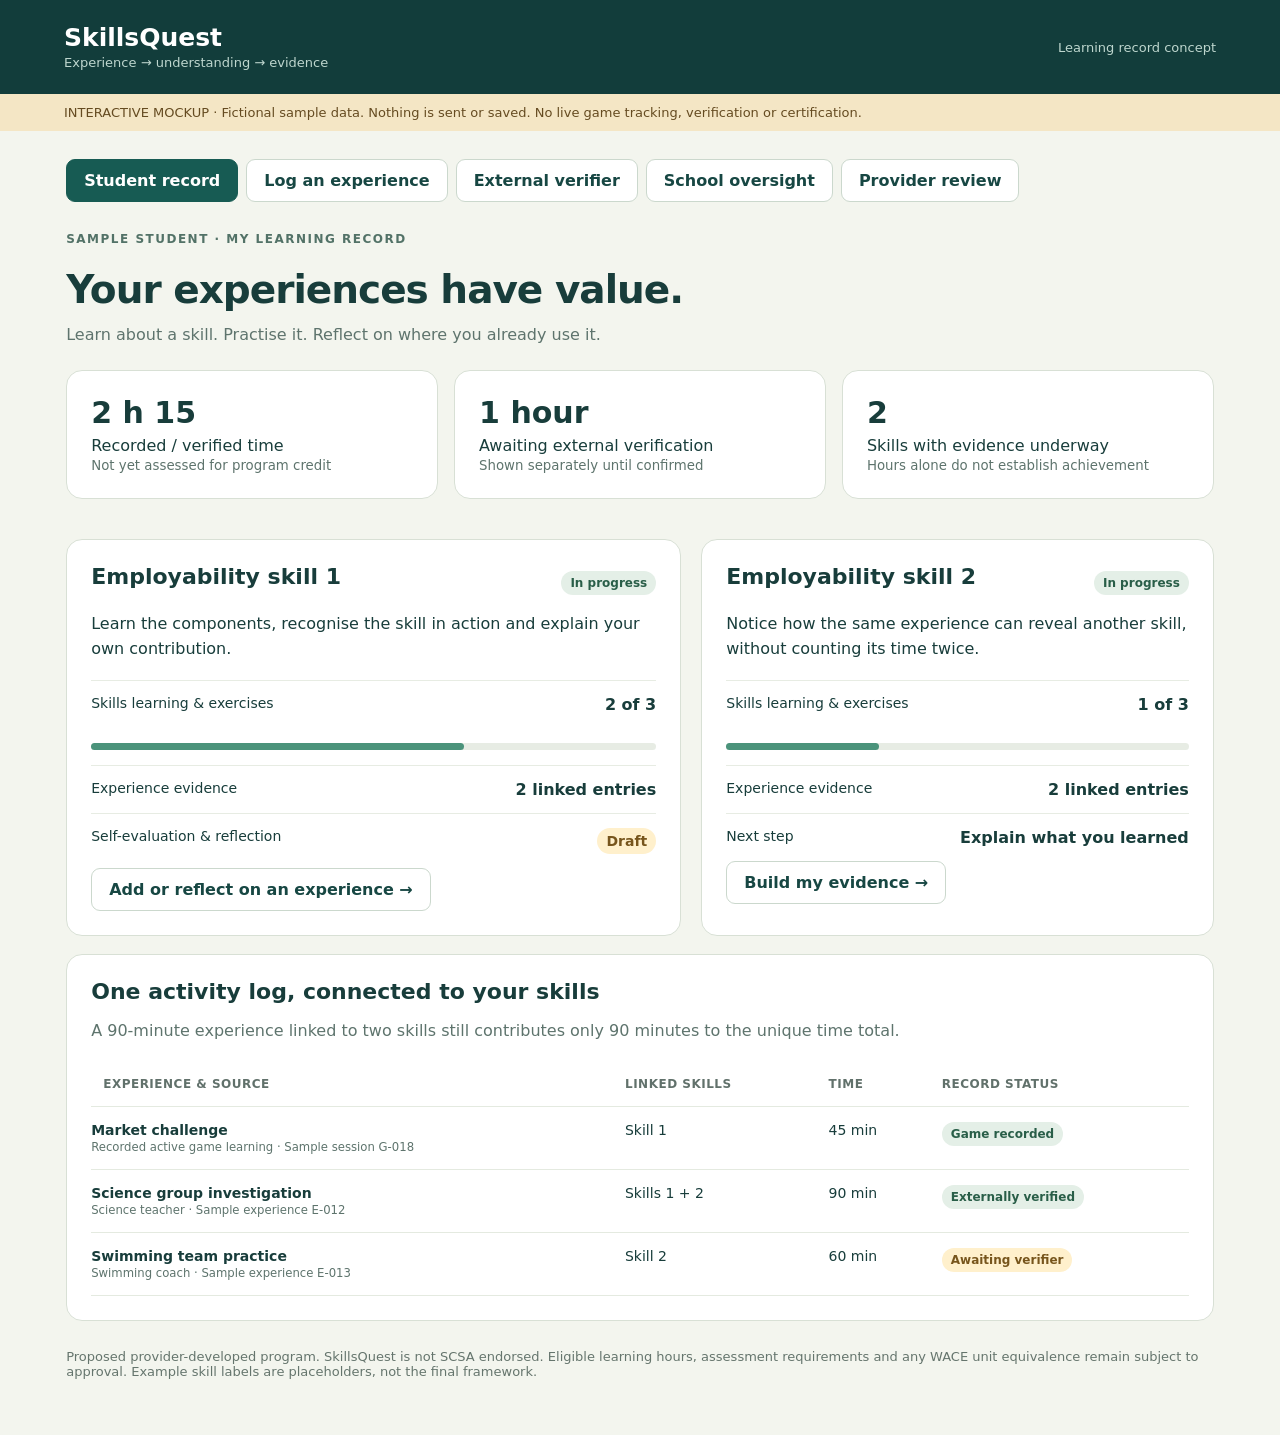
<file: learning-record.html>
<!doctype html><html lang="en"><head><meta charset="utf-8"><meta name="viewport" content="width=device-width,initial-scale=1"><title>SkillsQuest · Learning record concept</title><style>
:root{font-family:Inter,system-ui,sans-serif;color:#183d3b;background:#f3f5ee;font-size:16px}*{box-sizing:border-box}body{margin:0}button,a,input,select,textarea{font:inherit}button{cursor:pointer}button:focus-visible,a:focus-visible,input:focus-visible,select:focus-visible,textarea:focus-visible{outline:3px solid #bd7c29;outline-offset:3px}header{background:#123d3b;color:white;padding:23px 5%;display:flex;justify-content:space-between;gap:20px;align-items:center}header strong{font-size:25px}header span{color:#bed6ce;font-size:13px}.demo{background:#f4e6c5;padding:11px 5%;font-size:13px;color:#654b21}.wrap{max-width:1250px;margin:auto;padding:28px 4%}nav{display:flex;gap:8px;flex-wrap:wrap;margin-bottom:28px}button,.button{border:1px solid #cbd8cd;border-radius:9px;padding:11px 17px;background:white;color:#174743;text-decoration:none;font-weight:650;display:inline-block}nav button[aria-pressed=true],.skill-tabs button[aria-pressed=true],button.primary{background:#175b53;color:white;border-color:#175b53}.skill-tabs{display:flex;flex-wrap:wrap;gap:8px}.skill-tabs button{font-size:14px}h1{font-size:clamp(27px,4vw,39px);letter-spacing:-1px;margin:8px 0 10px}h2{font-size:22px;margin:0 0 14px}h3{margin:0 0 9px;font-size:19px}p{line-height:1.6;margin:8px 0 18px}.subtle,small{color:#5e746d}.eyebrow{font-size:12px;letter-spacing:1.5px;text-transform:uppercase;font-weight:800;color:#527267}.row{display:flex;justify-content:space-between;align-items:center;gap:16px}.grid{display:grid;grid-template-columns:repeat(3,1fr);gap:16px;margin:22px 0}.two{display:grid;grid-template-columns:1.2fr 1fr;gap:20px}.panel,.stat{background:white;border:1px solid #d8e0d5;border-radius:16px;padding:24px;margin-bottom:18px}.stat strong{display:block;font-size:30px;margin-bottom:6px}.tag{display:inline-block;font-size:12px;padding:5px 9px;border-radius:20px;background:#e4efe7;color:#295e48;font-weight:700}.pending{background:#fff0cc;color:#77551c}.purple{background:#eee6f5;color:#685080}.line{display:flex;justify-content:space-between;gap:16px;padding:14px 0;border-top:1px solid #e7ece3}.line span{font-size:14px}.meter{height:7px;background:#e7ece4;border-radius:8px;margin:15px 0}.meter i{display:block;background:#4b937b;height:100%;border-radius:8px}.tablewrap{overflow-x:auto}table{border-collapse:collapse;width:100%;font-size:14px}th{text-align:left;color:#61716b;font-size:12px;text-transform:uppercase;letter-spacing:.5px}th,td{padding:15px 12px;border-bottom:1px solid #e4eae0;vertical-align:top}td:first-child{padding-left:0}label{display:block;font-weight:650;margin:15px 0 6px}input,select,textarea{width:100%;padding:12px;border:1px solid #b8cbbd;border-radius:8px;background:#fff;color:#183d3b}textarea{min-height:100px}.note{border-left:3px solid #b58c3f;padding:12px 16px;background:#fbf6ea;font-size:14px;line-height:1.5}.steps{display:flex;gap:10px;flex-wrap:wrap;padding:0;list-style:none}.steps li{background:#e8eee5;padding:9px;border-radius:7px;font-size:13px}footer{font-size:13px;color:#65756d;margin:28px 0}#feedback{padding:14px;background:#e3eee4;border-radius:9px;margin-top:12px}#feedback:empty{display:none} @media(max-width:700px){.grid,.two{grid-template-columns:1fr}.row{align-items:flex-start;flex-direction:column}.wrap{padding:22px 16px}.panel,.stat{padding:19px}header{padding:20px 16px}nav button{flex:1;padding:10px;font-size:13px}.grid{gap:0}.stat{margin-bottom:10px}table{min-width:560px}}
</style></head><body><header><div><strong>SkillsQuest</strong><br><span>Experience → understanding → evidence</span></div><span>Learning record concept</span></header><div class="demo">INTERACTIVE MOCKUP · Fictional sample data. Nothing is sent or saved. No live game tracking, verification or certification.</div><div class="wrap"><nav aria-label="Mockup screens"><button data-view="student" aria-pressed="true">Student record</button><button data-view="log" aria-pressed="false">Log an experience</button><button data-view="verify" aria-pressed="false">External verifier</button><button data-view="school" aria-pressed="false">School oversight</button><button data-view="provider" aria-pressed="false">Provider review</button></nav><main id="screen" tabindex="-1"></main><div id="feedback" role="status"></div><footer>Proposed provider-developed program. SkillsQuest is not SCSA endorsed. Eligible learning hours, assessment requirements and any WACE unit equivalence remain subject to approval. Example skill labels are placeholders, not the final framework.</footer></div><script>
'use strict';let verified=false;let selectedSkill='all';let reviewFilter='all';const screen=document.querySelector('#screen');const feedback=document.querySelector('#feedback');const badge=(s,c='')=>`<span class="tag ${c}">${s}</span>`;
function rows(){return `<tr><td><strong>Market challenge</strong><br><small>Recorded active game learning · Sample session G-018</small></td><td>Skill 1</td><td>45 min</td><td>${badge('Game recorded')}</td></tr><tr><td><strong>Science group investigation</strong><br><small>Science teacher · Sample experience E-012</small></td><td>Skills 1 + 2</td><td>90 min</td><td>${badge('Externally verified')}</td></tr><tr><td><strong>Swimming team practice</strong><br><small>Swimming coach · Sample experience E-013</small></td><td>Skill 2</td><td>60 min</td><td>${badge(verified?'Externally verified':'Awaiting verifier',verified?'':'pending')}</td></tr>`}

function skillQueue(){
 const entries=[{id:'G-018',name:'Market challenge',skills:['1'],source:'Game record',minutes:45,status:'Recorded'}, {id:'E-012',name:'Science investigation',skills:['1','2'],source:'Science teacher',minutes:90,status:'Verified'}, {id:'E-013',name:'Swimming team practice',skills:['2'],source:'Swimming coach',minutes:60,status:verified?'Verified':'Awaiting verifier'}];
 const filtered=entries.filter(e=>(selectedSkill==='all'||e.skills.includes(selectedSkill))&&(reviewFilter==='all'||e.status===reviewFilter));
 return `<section class="panel"><p class="eyebrow">Skill sections · Review worklist</p><h2>Evidence organised by employability skill</h2><p class="subtle">Choose a skill to see its linked experience records. These tabs organise evidence; they are not separate hour awards.</p><div class="skill-tabs" aria-label="Filter by skill">${[['all','All experiences'],['1','Employability skill 1'],['2','Employability skill 2']].map(([id,label])=>`<button data-skill="${id}" aria-pressed="${selectedSkill===id}">${label} <span class="tag">${entries.filter(e=>id==='all'||e.skills.includes(id)).length}</span></button>`).join('')}</div><div class="row" style="margin:18px 0"><label for="queueStatus" style="margin:0">Record status</label><select id="queueStatus" style="max-width:260px">${['all','Recorded','Verified','Awaiting verifier'].map(x=>`<option value="${x}" ${reviewFilter===x?'selected':''}>${x==='all'?'All statuses':x}</option>`).join('')}</select><span class="subtle">${filtered.length} records shown</span></div><div class="tablewrap"><table><thead><tr><th>Student / experience</th><th>Skill section</th><th>Time source</th><th>Time</th><th>Status</th><th>Open</th></tr></thead><tbody>${filtered.map(e=>`<tr><td><strong>Sample student</strong><br>${e.name}<br><small>${e.id}</small></td><td>${e.skills.map(x=>'Skill '+x).join(' + ')}</td><td>${e.source}</td><td>${e.minutes} min</td><td>${badge(e.status,e.status==='Awaiting verifier'?'pending':'')}</td><td><button data-review="${e.id}">Review</button></td></tr>`).join('')||'<tr><td colspan="6">No sample records match this filter.</td></tr>'}</tbody></table></div><p><small>Each record keeps one ID. Science investigation appears under both skills, but its 90 minutes count once. This sample worklist adds no activity-safety or parent-approval step.</small></p></section>`;
}
const views={student:()=>`<p class="eyebrow">Sample student · My learning record</p><h1>Your experiences have value.</h1><p class="subtle">Learn about a skill. Practise it. Reflect on where you already use it.</p><div class="grid"><div class="stat"><strong>${verified?'3 h 15':'2 h 15'}</strong>Recorded / verified time<br><small>Not yet assessed for program credit</small></div><div class="stat"><strong>${verified?'0':'1'} hour</strong>Awaiting external verification<br><small>Shown separately until confirmed</small></div><div class="stat"><strong>2</strong>Skills with evidence underway<br><small>Hours alone do not establish achievement</small></div></div><div class="two"><section class="panel"><div class="row"><h2>Employability skill 1</h2>${badge('In progress')}</div><p>Learn the components, recognise the skill in action and explain your own contribution.</p><div class="line"><span>Skills learning & exercises</span><b>2 of 3</b></div><div class="meter"><i style="width:66%"></i></div><div class="line"><span>Experience evidence</span><b>2 linked entries</b></div><div class="line"><span>Self-evaluation & reflection</span>${badge('Draft','pending')}</div><button data-view="log">Add or reflect on an experience →</button></section><section class="panel"><div class="row"><h2>Employability skill 2</h2>${badge('In progress')}</div><p>Notice how the same experience can reveal another skill, without counting its time twice.</p><div class="line"><span>Skills learning & exercises</span><b>1 of 3</b></div><div class="meter"><i style="width:33%"></i></div><div class="line"><span>Experience evidence</span><b>2 linked entries</b></div><div class="line"><span>Next step</span><b>Explain what you learned</b></div><button data-view="log">Build my evidence →</button></section></div><section class="panel"><h2>One activity log, connected to your skills</h2><p class="subtle">A 90-minute experience linked to two skills still contributes only 90 minutes to the unique time total.</p><div class="tablewrap"><table><thead><tr><th>Experience & source</th><th>Linked skills</th><th>Time</th><th>Record status</th></tr></thead><tbody>${rows()}</tbody></table></div></section>`,
log:()=>`<p class="eyebrow">Sample student · Experience E-014</p><h1>Make the connection.</h1><p class="subtle">Record what happened, then explain the employability skills behind it.</p><div class="two"><section class="panel"><h2>Experience and time</h2><form id="entry"><label for="stage">Plan or completed experience?</label><select id="stage"><option value="completed">Completed experience · record actual time</option><option value="planned">Planned experience · estimate time</option></select><label for="activity">Experience</label><input id="activity" value="Science group investigation" required maxlength="100"><label for="source">Time source</label><select id="source"><option value="external">External activity · person verifies the time</option><option value="game">Game activity · recorded active learning time</option></select><label for="duration">Minutes</label><input id="duration" type="number" min="1" max="480" value="90" required><div id="verifierFields"><label for="verifier">Who can verify this?</label><select id="verifier"><option>Science teacher</option><option>Swimming coach</option><option>Other appropriate verifier</option></select></div><label for="skill">Link to employability skills</label><select id="skill"><option>Employability skills 1 and 2</option> <option>Employability skill 1</option><option>Employability skill 2</option></select><p><small>This remains one time record even if several skills are linked.</small></p><button class="primary" type="submit">Preview verification request</button></form></section><section class="panel"><h2>Reflection and portfolio evidence</h2><label for="reflect">What did you do that demonstrates the skill?</label><textarea id="reflect">I helped our group agree on a method and explained the results to the class. When our first trial failed, I suggested checking one variable at a time.</textarea><label for="next">What would you improve or try next?</label><textarea id="next">Next time I would invite quieter group members to explain their ideas before we choose our method.</textarea><p class="note">A verifier confirms participation and time. Your reflection and evidence still need a separate learning assessment.</p><p><strong>Learning alongside experience</strong><br>Skill components, dimensions of competence and the Dreyfus model help you interpret your progress; a timer does not determine your skill level.</p></section></div>`,
verify:()=>`<p class="eyebrow">External verifier · Fictional secure-link preview</p><h1>Confirm an experience.</h1><p class="subtle">A short, focused check. No access to the student's wider portfolio.</p><div class="two"><section class="panel"><h2>Swimming team practice</h2><div class="line"><span>Student</span><b>Sample student</b></div><div class="line"><span>Verifier role</span><b>Swimming coach</b></div><div class="line"><span>Date</span><b>12 November 2026</b></div><div class="line"><span>Time claimed</span><b>60 minutes</b></div><p>The student reports practising relay changes and supporting team members during the session.</p><label for="comment">Optional observation</label><textarea id="comment" placeholder="What did you observe? Do not enter real personal information in this mockup."></textarea><button class="primary" id="confirm">${verified?'Confirmed in this demo':'Confirm sample time'}</button> <button id="correction">Request a correction</button></section><section class="panel"><h2>What you are confirming</h2><p>That you can verify the student's participation and the time recorded.</p><p>You are not awarding WACE credit, endorsing the program, or deciding that every linked skill has been achieved.</p><ol class="steps"><li>Student logs experience</li><li>You verify time</li><li>Provider assesses evidence</li></ol><p class="note">Prototype only. No request was sent to a teacher or coach. Real identity checks, privacy controls and audit records would be required before launch.</p></section></div>`,
school:()=>`<p class="eyebrow">School coordinator · Sample School A</p><h1>Your students, at a glance.</h1><p class="subtle">Monitor your school's enrolments, learning progress, experience logs and outstanding verification.</p><div class="note"><strong>Proposed access boundary:</strong> school staff would see only students enrolled through their school. This is an illustrative screen, not implemented authentication or permission enforcement.</div><div class="grid"><div class="stat"><strong>1</strong>Sample student enrolled<br><small>Sample School A only</small></div><div class="stat"><strong>${verified?'0':'1'}</strong>Outstanding verification<br><small>Awaiting a teacher or coach</small></div><div class="stat"><strong>1</strong>Portfolio needing attention<br><small>Reflection remains in draft</small></div></div><section class="panel"><h2>My school's progress</h2><div class="tablewrap"><table><thead><tr><th>Student</th><th>Skills learning</th><th>Recorded / verified time</th><th>Pending time</th><th>Portfolio</th><th>Action</th></tr></thead><tbody><tr><td><strong>Sample student A</strong><br><small>Sample School A</small></td><td>3 of 6 sample exercises<br><small>Skills 1 and 2 underway</small></td><td>${verified?'3 h 15':'2 h 15'}</td><td>${verified?'None':'1 hour'}</td><td>${badge('Reflection draft','pending')}</td><td><button data-view="student">View learning record</button></td></tr></tbody></table></div><p><small>Time is displayed for monitoring, not as automatically approved program credit. The same experience is never counted twice because it links to more than one skill.</small></p></section><div class="two"><section class="panel"><h2>What needs attention?</h2><div class="line"><span>Swimming practice verification</span>${badge(verified?'Confirmed':'Awaiting coach',verified?'':'pending')}</div><div class="line"><span>Science investigation reflection</span>${badge('Student to finish','pending')}</div><div class="line"><span>Provider completion review</span>${badge('Not ready','pending')}</div><button id="schoolSupport">Preview a student support note</button></section><section class="panel"><h2>Oversight without extra gates</h2><p>The school can help students stay on track and monitor missing evidence. An appropriate teacher or coach confirms external participation and time; the provider assesses completion and issues certification.</p><p>No separate school approval of every activity is introduced in this concept. The school would report eligible program achievement to SCSA once the program is endorsed and its requirements are met.</p></section></div>`,
provider:()=>`<p class="eyebrow">Provider · Cross-school oversight</p><h1>Review learning, not just hours.</h1><p class="subtle">Schools enrol students. The provider monitors participating schools and reviews completion across the program.</p><section class="panel"><h2>Participating schools</h2><p class="subtle">Illustrative cross-school view. Actual role-based access is not implemented in this mockup.</p><div class="two"><div><h3>Sample School A</h3><p>1 sample learner · learning and portfolio in progress</p><button data-view="school">Preview school-limited view</button></div><div><h3>Sample School B</h3><p>Illustrative second school · no sample learner records loaded</p><span class="tag">Provider-wide scope</span></div></div></section><div class="grid"><div class="stat"><strong>1</strong>Sample learner in review</div><div class="stat"><strong>${verified?'0':'1'}</strong>Unverified activity record</div><div class="stat"><strong>0</strong>Certificates issued</div></div>${skillQueue()}<section class="panel"><div class="row"><h2>Sample student</h2>${badge('Evidence incomplete','pending')}</div><div class="tablewrap"><table><thead><tr><th>Requirement</th><th>Evidence available</th><th>Review status</th></tr></thead><tbody><tr><td>Skills learning</td><td>Exercises and game session records</td><td>${badge('Review needed','purple')}</td></tr><tr><td>Experience time</td><td>${verified?'3 h 15':'2 h 15'} recorded / verified; ${verified?'none':'1 h'} pending</td><td>${badge('Eligibility not assessed','purple')}</td></tr><tr><td>Portfolio</td><td>Skills 1 and 2; reflection still in draft</td><td>${badge('Amendment needed','pending')}</td></tr><tr><td>Final assessment</td><td>Completion against approved criteria</td><td>${badge('Not ready','pending')}</td></tr></tbody></table></div><p class="note">Hours are recorded once per experience. External verification does not automatically make an activity eligible for program learning time. Eligibility and learning achievement require review against the eventual approved program.</p><button id="feedbackButton">Preview feedback to student</button> <button disabled title="The sample has not met completion requirements">Issue certificate · not ready</button></section><p><strong>Proposed responsibilities:</strong> the provider certifies completion; the school reports achievement; SCSA endorses the program and determines recognition. No certification occurs in this mockup.</p>`};
function render(view){document.querySelectorAll('nav button').forEach(b=>b.setAttribute('aria-pressed',String(b.dataset.view===view)));screen.innerHTML=views[view]();feedback.textContent='';document.querySelectorAll('[data-view]').forEach(b=>b.onclick=()=>{render(b.dataset.view);screen.focus()});document.querySelectorAll('[data-skill]').forEach(b=>b.onclick=()=>{selectedSkill=b.dataset.skill;render('provider')});const queueStatus=document.querySelector('#queueStatus');if(queueStatus)queueStatus.onchange=()=>{reviewFilter=queueStatus.value;render('provider')};document.querySelectorAll('[data-review]').forEach(b=>b.onclick=()=>{const details={'G-018':'G-018 · Market challenge: 45 minutes of recorded active game learning, linked to skill 1. Review the exercise responses and reflection separately from time.','E-012':'E-012 · Science investigation: 90 minutes confirmed by the science teacher, linked to skills 1 and 2. Count the time once; assess each skill claim using the portfolio evidence.','E-013':'E-013 · Swimming team practice: 60 minutes, linked to skill 2. '+(verified?'Time confirmed in this demo; portfolio assessment remains separate.':'Awaiting the swimming coach’s time verification.')};feedback.textContent=details[b.dataset.review];feedback.scrollIntoView?.({block:'nearest'})});const source=document.querySelector('#source');if(source)source.onchange=()=>{const game=source.value==='game';document.querySelector('#duration').value=game?45:90;document.querySelector('#duration').readOnly=game;document.querySelector('#verifierFields').hidden=game;feedback.textContent=game?'Illustration: active game time would be supplied by a session record, not entered by the student. No live connection exists here.':''};const form=document.querySelector('#entry');if(form)form.onsubmit=e=>{e.preventDefault();if(document.querySelector('#stage').value==='planned'){feedback.textContent='Plan preview only: estimated time and intended verifier. Planned time is not counted or sent for confirmation. Record actual participation afterwards.';return;}feedback.textContent=source.value==='game'?'Demo only: game-recorded time linked to a portfolio entry. Nothing saved.':'Demo only: the selected verifier would receive a limited request to confirm participation and time. Nothing sent or saved.'};const confirm=document.querySelector('#confirm');if(confirm)confirm.onclick=()=>{verified=true;render('verify');feedback.textContent='Sample time confirmed in this session. Student and provider screens now show the changed status. No real record was changed.'};const correction=document.querySelector('#correction');if(correction)correction.onclick=()=>{feedback.textContent='Demo: the record would return to the student for correction, with your explanation. No message sent.'};const schoolSupport=document.querySelector('#schoolSupport');if(schoolSupport)schoolSupport.onclick=()=>{feedback.textContent='Sample support note: your science experience has verified time. Finish your reflection and explain the skill you used. This preview sends nothing.'};const fb=document.querySelector('#feedbackButton');if(fb)fb.onclick=()=>{feedback.textContent='Sample feedback: finish your reflection, explain which actions demonstrate each skill, and resolve any unverified hours before final review.'}}
render('student');</script></body></html>
</file>
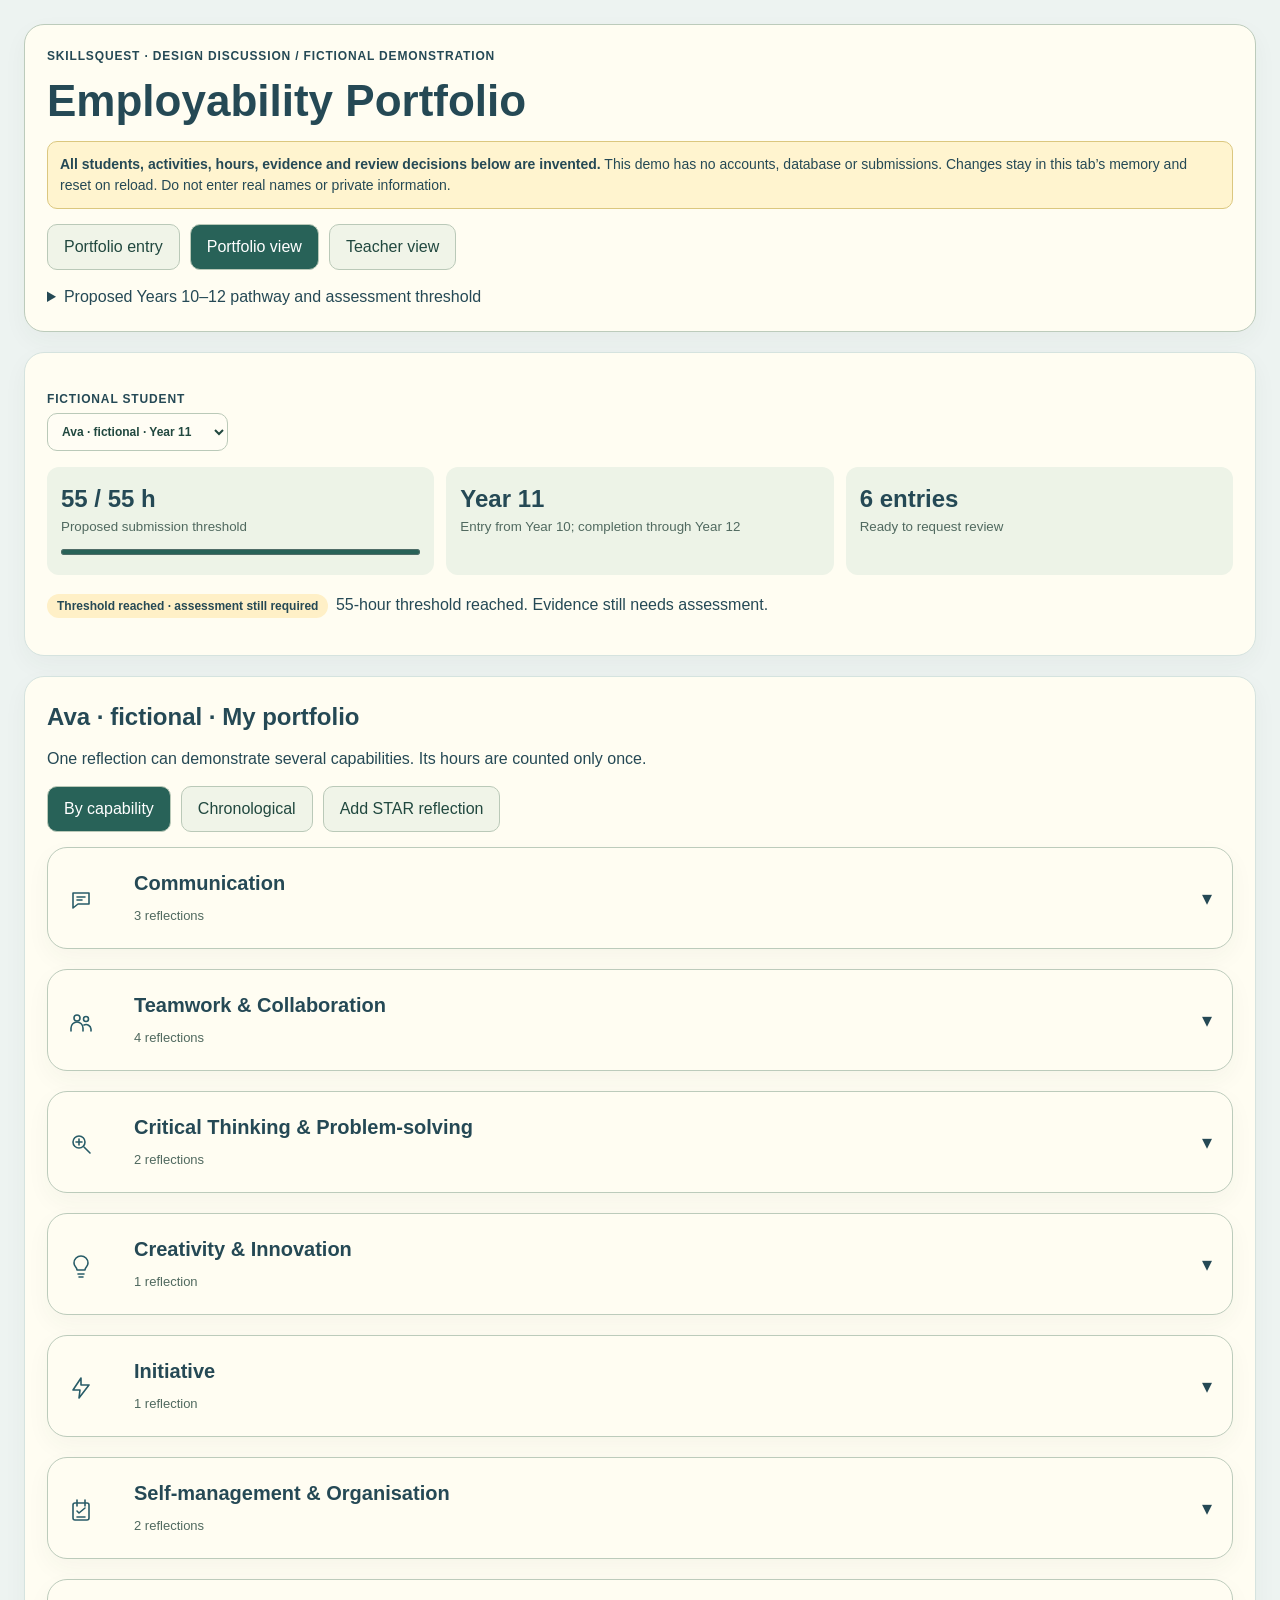
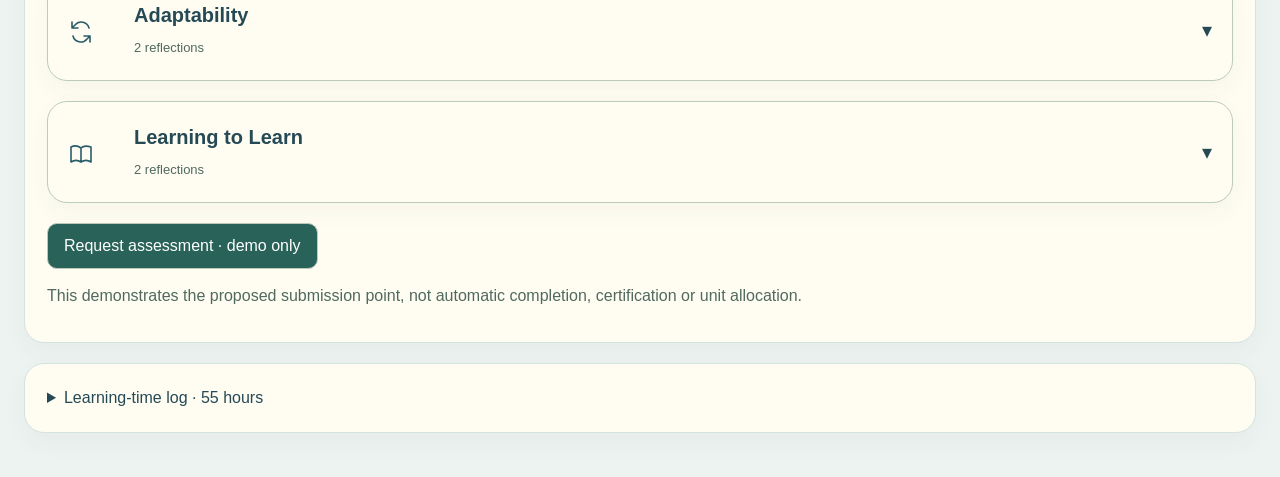
<file: portfolio-demo.html>
<!doctype html><html lang="en"><head><meta charset="utf-8"><meta name="viewport" content="width=device-width,initial-scale=1"><title>SkillsQuest · Fictional portfolio demonstration</title><style>
:root{font-family:Arial,system-ui,sans-serif;color:#21483f;background:#e5eadf;line-height:1.5}*{box-sizing:border-box}body{margin:0;padding:24px}button,input,select,textarea{font:inherit}button{cursor:pointer;background:#f0f4e8;color:#21483f;border:1px solid #bac9b8;border-radius:12px;padding:10px 16px}button:hover{background:#dcebdc}button[aria-pressed=true],.primary{background:#286258;color:#fff}button:disabled{cursor:not-allowed;opacity:.5}button:focus-visible,a:focus-visible,select:focus-visible{outline:3px solid #b87800;outline-offset:3px}header,.panel,.skill{background:#fffdf2;border:1px solid #bccbbb;border-radius:20px;padding:22px;margin-bottom:20px;box-shadow:0 9px 25px #2345370b}h1{font-size:clamp(28px,4vw,44px);line-height:1.1;margin:8px 0 16px}h2,h3,p{margin:0 0 12px}.eyebrow,dt,label{font-size:12px;font-weight:bold;letter-spacing:.07em;text-transform:uppercase}.notice{background:#fff4cf;border:1px solid #dbc77f;border-radius:10px;padding:12px;font-size:14px}.toolbar{display:flex;gap:10px;align-items:center;flex-wrap:wrap;margin:15px 0}.toolbar label{display:grid;gap:5px}.toolbar select{padding:10px;border-radius:10px;border:1px solid #bac9b8;background:#fffdf4;color:#21483f}.metrics{display:grid;grid-template-columns:repeat(3,minmax(0,1fr));gap:12px;margin:16px 0}.metric{background:#edf3e7;padding:14px;border-radius:12px}.metric strong{display:block;font-size:24px}.metric small{display:block}.muted,small{color:#50695f}.tag,.status{display:inline-block;border-radius:20px;padding:3px 10px;margin:3px 3px 3px 0;background:#d9e9d6;font-size:12px;font-weight:bold}.status{background:#fff0c7}.skill{padding:0;overflow:hidden}.skill summary{padding:20px;cursor:pointer;list-style:none;font-size:20px;font-weight:bold;display:flex;align-items:center;gap:14px}.skill summary:after{content:'▾';margin-left:auto}.skill[open] summary:after{content:'▴'}.icon{font-size:36px;flex:0 0 52px}.skill small{font-size:13px;font-weight:normal}.skill-content{display:grid;grid-template-columns:minmax(180px,1fr) minmax(0,2fr);gap:24px;padding:0 22px 22px}.stream{background:#e7eee2;padding:14px;border-radius:12px;max-height:520px;overflow:auto}.entry{background:#fffdf4;border:1px solid #c7d1be;border-radius:14px;padding:16px;margin-bottom:12px}.entry:last-child{margin-bottom:0}.entry h3{font-size:18px}.entry .context{font-size:11px;font-weight:bold;text-transform:uppercase;letter-spacing:.08em}dl{margin:12px 0 0}dt{color:#316d5d;margin-top:10px}dd{margin:3px 0 0;font-size:14px}.timeline{border-left:3px solid #9db59e;padding-left:20px}.matrix{overflow:auto;max-height:650px;position:relative;border:1px solid #bccbbb;border-radius:12px;overscroll-behavior:contain}table{border-collapse:separate;border-spacing:0;width:100%;min-width:2500px}th,td{padding:14px;vertical-align:top;border-right:1px solid #ccd5c4;border-bottom:1px solid #ccd5c4;min-width:290px}thead th{position:sticky;top:0;z-index:3;background:#e7efdd;text-align:left;text-transform:uppercase;font-size:12px;letter-spacing:.04em}th:first-child,td:first-child{position:sticky;left:0;min-width:190px;width:190px;max-width:190px;background:#f8faef;z-index:2}thead th:first-child{z-index:4}.cell-stream{max-height:300px;overflow:auto;min-height:180px}.cell-stream .entry{padding:12px}.cell-stream h3{font-size:15px}.cell-stream dd{font-size:12px}.cell-stream dt{font-size:10px}.empty{background:#f3f6ec;border:1px dashed #c7d1be;border-radius:12px;padding:15px;color:#617365;font-size:13px}.grid{display:grid;grid-template-columns:1fr 1fr;gap:16px}textarea,input[type=date],input[type=text]{width:100%;padding:10px;background:#fffff8;border:1px solid #b8c9b9;border-radius:10px;color:#244c43}textarea{min-height:95px;resize:vertical}fieldset{border:1px solid #c6d2c0;border-radius:12px;margin:14px 0}fieldset label{text-transform:none;letter-spacing:0;font-size:13px;display:inline-flex;align-items:center;gap:5px;margin:5px 12px 5px 0}details.help{font-size:13px;margin-top:6px}details.help summary{cursor:pointer}progress{width:100%;height:12px;accent-color:#286258}.review{border-left:4px solid #d4ae4e;padding-left:10px;margin-top:12px;font-size:13px}.hours td{min-width:0}.hours table{min-width:650px}.hours th:first-child,.hours td:first-child{position:static;min-width:160px}.sr{position:absolute;width:1px;height:1px;overflow:hidden;clip:rect(0,0,0,0)}[hidden]{display:none!important}@media(max-width:650px){body{padding:10px}.panel,header{padding:16px}.metrics{grid-template-columns:1fr}.skill-content,.grid{grid-template-columns:1fr}.skill summary{font-size:17px;padding:15px}.skill-content{padding:0 15px 15px}.toolbar{align-items:stretch}.toolbar label{width:100%}.matrix{max-height:550px}}
</style><style>.cap-icon{width:26px;height:26px;vertical-align:middle;margin-right:6px}body{background:#edf3f1!important;color:#254955!important}h1,h2,h3{font-family:ui-rounded,"Trebuchet MS",sans-serif!important}.panel{border-color:#d5e3df!important;border-radius:20px!important}button{border-radius:10px!important}</style></head><body><header><p class="eyebrow">SkillsQuest · Design discussion / fictional demonstration</p><h1>Employability Portfolio</h1><p class="notice"><strong>All students, activities, hours, evidence and review decisions below are invented.</strong> This demo has no accounts, database or submissions. Changes stay in this tab’s memory and reset on reload. Do not enter real names or private information.</p><nav class="toolbar" aria-label="Demonstration screens"><button data-screen="entry">Portfolio entry</button><button data-screen="student">Portfolio view</button><button data-screen="teacher">Teacher view</button></nav><details><summary>Proposed Years 10–12 pathway and assessment threshold</summary><p>Students could start in Year 10 and complete the program at any point through Year 12. The proposal allows submission for assessment after <strong>55 logged learning hours</strong>. Reaching 55 hours does not automatically mean successful completion or an award.</p><p>The aim is up to four endorsed-program unit equivalents that may contribute to the WACE C-grade requirement, subject to SCSA approval, the equivalence granted and applicable limits. <strong>55 hours does not mean four units.</strong> SCSA determines equivalence using the program’s average learning time and scope; the proposed pathway to any further units still needs design.</p><p><a href="https://www.scsa.wa.edu.au/__data/assets/pdf_file/0018/1232028/_WACE-Manual-2026-April.pdf" target="_blank" rel="noopener">SCSA WACE Manual 2026, §§5.8.6–5.8.7</a>. SkillsQuest is not yet endorsed.</p></details></header><div id="app"></div><script>
'use strict';
const skills=[['Communication','<img class="cap-icon" src="assets/skill-icons/0.svg" alt="">','Listen, explain and adapt to an audience.'],['Teamwork & Collaboration','<img class="cap-icon" src="assets/skill-icons/1.svg" alt="">','Build relationships, establish work requirements and allocate tasks.'],['Critical Thinking & Problem-solving','<img class="cap-icon" src="assets/skill-icons/2.svg" alt="">','Examine information, compare options and test solutions.'],['Creativity & Innovation','<img class="cap-icon" src="assets/skill-icons/3.svg" alt="">','Generate, trial and improve ideas.'],['Initiative','<img class="cap-icon" src="assets/skill-icons/4.svg" alt="">','Notice a need and take appropriate action.'],['Self-management & Organisation','<img class="cap-icon" src="assets/skill-icons/5.svg" alt="">','Plan, prioritise and follow through.'],['Adaptability','<img class="cap-icon" src="assets/skill-icons/6.svg" alt="">','Adjust when circumstances or feedback change.'],['Learning to Learn','<img class="cap-icon" src="assets/skill-icons/7.svg" alt="">','Identify gaps, practise and reflect.']];
const students=[{id:'ava',name:'Ava · fictional',year:11,status:'Ready to request review',feedback:'55-hour threshold reached. Evidence still needs assessment.'},{id:'noah',name:'Noah · fictional',year:10,status:'Building evidence',feedback:'Next: apply the lab ideas in a school group task.'},{id:'mia',name:'Mia · fictional',year:12,status:'Revision requested',feedback:'Explain your individual contribution and add the result of the second trial.'},{id:'leo',name:'Leo · fictional',year:11,status:'Building evidence',feedback:'Next: complete the team project and reflect on the handover.'},{id:'ruby',name:'Ruby · fictional',year:12,status:'Under review',feedback:'Provider review is pending. No completion or credit is awarded in this demo.'},{id:'kai',name:'Kai · fictional',year:10,status:'Practice review complete',feedback:'Fictional reviewer found the sample evidence sufficient. This is not a certificate or SCSA credit.'}];
const entries=[];
function add(student,id,title,date,context,hours,tags,s,t,a,r,g,review){entries.push({student,id,title,date,context,hours,tags,s,t,a,r,g,review});}
add('ava','a1','Learning how teams work','2025-05-12','Lab learning',12,[1,7],'I had not thought about why some group tasks stall.','Understand rapport, shared work requirements and task allocation.','I read the lab examples, answered questions and compared different team plans.','I could explain why clear responsibilities and checking understanding matter.','Use a role checklist in our next school task.','Learning activities completed; not evidence of real teamwork by itself.');
add('ava','a2','Planning a simulated pop-up stall','2025-08-20','Simulation',8,[1,2,5],'The simulated stall had too many jobs for the time available.','Agree work requirements and allocate tasks within the scenario.','I compared priorities, assigned jobs and changed the roster when a character became unavailable.','The revised plan covered the essential jobs, but I initially forgot clean-up time.','Allow contingency time and check every handover.','Simulation evidence: explain the reasoning, not only the score.');
add('ava','a3','Our school science display','2025-10-28','School application',15,[0,1,5],'Our group needed to make a science display together.','Coordinate captions and testing while each person contributed.','I asked what each teammate wanted to do, agreed the requirements and kept a shared task list.','We finished on time. Two captions overlapped, so I helped the group combine them.','Check the task boundaries earlier next time.','Fictional teacher observation: shared plan and completed display support this reflection.');
add('ava','a4','Making instructions easier to follow','2026-03-16','Lab learning',6,[0,7],'My first instructions assumed the reader already knew the process.','Learn to adapt instructions to a new audience.','I compared examples, answered the checks and rewrote the instructions after feedback.','The second version used a clear sequence and explained unfamiliar words.','Try them with someone who has not seen the task.','Lab questions and revision recorded.');
add('ava','a5','Replanning when a supplier cancels','2026-07-22','Simulation',4,[2,3,6],'A simulated event lost its planned supplies.','Find a safe workable alternative within the budget.','I compared borrowing, simplifying and rescheduling, then tested a smaller plan.','The smaller plan met the main goal without the extra cost, but offered fewer choices.','Ask which outcomes matter most before choosing an option.','Recorded as simulated application, not external employment.');
add('ava','a6','Running a lunchtime club activity','2026-10-29','School application',10,[0,1,4,6],'Our school club needed an activity for new members.','Help new students participate and keep the activity moving.','I welcomed people, checked the rules made sense and offered a quieter role to someone who preferred it.','More students joined in; when time ran short we shortened the final round together.','Ask participants which roles helped them feel included.','Fictional teacher observation and activity plan available for review.');
add('noah','n1','Team roles and respectful disagreement','2026-04-10','Lab learning',10,[0,1,7],'I tended to agree without explaining my own idea.','Learn how to contribute respectfully.','I read examples, answered questions and practised a disagreement sentence.','I could offer a reason and invite another view.','Use this in the next school team activity.','Lab completion recorded.');
add('noah','n2','Choosing a shared plan','2026-09-14','Simulation',8,[1,2],'The simulated team preferred different plans.','Find a way to agree without ignoring concerns.','I asked each character for their reason and compared the options against the task requirements.','The revised plan included a check-in point rather than forcing one option immediately.','Try an actual group task at school.','Simulation only; active school application still to add.');
add('mia','m1','Planning and source-checking labs','2024-08-20','Lab learning',22,[2,5,7],'I often started tasks without checking the sources or time needed.','Build a better planning and checking routine.','I completed source comparisons and revised a weekly plan after the lab feedback.','I could explain which sources needed further checking.','Use the same checks in our school project.','Fictional lab record.');
add('mia','m2','A simulated event changes location','2025-05-16','Simulation',18,[2,3,6],'The event location changed after planning.','Find a workable revised design.','I compared space and equipment needs and adapted the layout.','The second layout fitted the available space.','Test the instructions with another person.','Simulation evidence retained.');
add('mia','m3','School exhibition team','2026-09-25','School application',32,[0,1,4],'Our class held an exhibition.','Help the team organise and explain the exhibits.','We made signs and helped visitors.','The exhibition went well.','I would organise earlier next time.','Revision requested: what did YOU do, and what changed because of it?');
add('leo','l1','Organising tasks and priorities','2025-07-11','Lab learning',14,[5,7],'I lost track of small jobs.','Learn a practical way to plan.','I tried a checklist and compared urgency with importance in the lab.','I could identify which tasks depended on others.','Use it during a group assignment.','Lab record complete.');
add('leo','l2','A fictional handover challenge','2026-03-04','Simulation',12,[0,1,6],'The next shift had incomplete information.','Create a clear handover.','I separated completed jobs, outstanding jobs and risks.','The scenario team could identify its next task.','Check a real teammate understands the handover.','Simulation feedback received.');
add('leo','l3','School garden working group','2026-08-19','School application',16,[1,4,5],'Our class garden beds needed a plan for the term.','Coordinate watering jobs with the group.','I suggested a roster and checked when people were available.','The first two weeks were covered; we still need to review the roster.','Finish the project and evaluate the handover.','Fictional teacher: in progress, further reflection planned.');
add('ruby','r1','Learning, research and design labs','2024-09-23','Lab learning',30,[0,2,3,7],'I wanted to improve how I explained ideas.','Compare examples, sources and design approaches.','I completed the lab tasks and revised explanations after feedback.','My explanations became more specific and better supported.','Test them with a different audience.','Recorded learning activities.');
add('ruby','r2','Three simulated event challenges','2025-10-17','Simulation',25,[1,2,5,6],'Each scenario changed the team resources.','Keep the essential work manageable.','I allocated roles, checked constraints and revised the plan after each change.','The final plans preserved the main goal and identified trade-offs.','Apply the approach with a real group.','Simulation log includes three trials, counted once.');
add('ruby','r3','School arts showcase team','2026-09-30','School application',55,[0,1,3,4,5,6],'Our school prepared a showcase over several weeks.','Coordinate a small team and communicate changes.','I agreed roles, kept a task log and asked for feedback after each rehearsal.','The team completed the displays and resolved a late timetable clash.','Build a clearer backup plan before our next event.','Fictional evidence submitted for review. 110 hours does not automatically award two or four units.');
add('kai','k1','Teamwork and communication labs','2026-04-28','Lab learning',20,[0,1,7],'I found it difficult to explain a group plan clearly.','Learn ways to check shared understanding.','I completed the activities and practised summarising the agreed plan.','I could identify unclear responsibilities in an example.','Use a check-back question in the school task.','Learning task record complete.');
add('kai','k2','Simulated task allocation','2026-07-02','Simulation',12,[1,2,5],'A fictional team had uneven workloads.','Allocate tasks fairly against the requirements.','I compared the jobs and asked characters about their availability.','The revised roster spread the work more evenly.','Check the workload again after the task begins.','Simulation reasoning recorded.');
add('kai','k3','Class welcome project','2026-10-20','School application',24,[0,1,4,6],'Our class made a welcome activity for new students.','Help the group create something everyone could join.','I asked classmates for ideas, tried the instructions and changed the pace after feedback.','The trial group completed the activity and suggested one clearer instruction.','Keep the check-back step in the next project.','Fictional demo reviewer: sufficient evidence for this practice review only.');
let current='ava',screen=new URLSearchParams(location.search).get('view')||'student',mode='capability';
const app=document.getElementById('app');const esc=v=>String(v).replace(/[&<>"']/g,c=>({'&':'&amp;','<':'&lt;','>':'&gt;','"':'&quot;',"'":'&#39;'}[c]));
const owned=id=>entries.filter(e=>e.student===id);const total=id=>owned(id).reduce((s,e)=>s+e.hours,0);const date=d=>new Date(d+'T12:00:00').toLocaleDateString('en-AU',{day:'numeric',month:'short',year:'numeric'});
function record(e){return `<article class="entry"><p class="context">${esc(e.context)} · ${date(e.date)} · ${e.hours?e.hours+' hours':'Reflection only · no new hours'}</p><h3>${esc(e.title)}</h3><div>${e.tags.map(i=>`<span class="tag">${esc(skills[i][0])}</span>`).join('')}</div><dl>${[['Situation','s'],['Task','t'],['Actions','a'],['Results','r'],['Goal + review','g']].map(([l,k])=>`<dt>${l}</dt><dd>${esc(e[k] || 'Draft: not yet recorded')}</dd>`).join('')}</dl><p class="review">${esc(e.review)}</p></article>`;}
function studentSelect(){return `<label>Fictional student<select id="student-select">${students.map(s=>`<option value="${s.id}" ${s.id===current?'selected':''}>${s.name} · Year ${s.year}</option>`).join('')}</select></label>`;}
function progress(id){const s=students.find(x=>x.id===id),h=total(id);return `<div class="metrics"><div class="metric"><strong>${h} / 55 h</strong><small>Proposed submission threshold</small><progress max="55" value="${Math.min(h,55)}" aria-label="Hours towards proposed submission threshold"></progress></div><div class="metric"><strong>Year ${s.year}</strong><small>Entry from Year 10; completion through Year 12</small></div><div class="metric"><strong>${owned(id).length} entries</strong><small>${esc(s.status)}</small></div></div><p><span class="status">${h>=55?'Threshold reached · assessment still required':(55-h)+' hours to proposed submission threshold'}</span> ${esc(s.feedback)}</p>`;}
function render(){document.querySelectorAll('[data-screen]').forEach(b=>b.setAttribute('aria-pressed',String(b.dataset.screen===screen)));if(screen==='teacher'){teacherView();return;}const s=students.find(x=>x.id===current);app.innerHTML=`<section class="panel"><div class="toolbar">${studentSelect()}</div>${progress(current)}</section>`;if(screen==='entry'){entryForm();return;}app.insertAdjacentHTML('beforeend',`<section class="panel"><h2>${s.name} · My portfolio</h2><p>One reflection can demonstrate several capabilities. Its hours are counted only once.</p><div class="toolbar" aria-label="Portfolio grouping"><button data-mode="capability" aria-pressed="${mode==='capability'}">By capability</button><button data-mode="chronological" aria-pressed="${mode==='chronological'}">Chronological</button><button id="add-entry">Add STAR reflection</button></div><div id="records"></div><div class="toolbar"><button class="primary" id="submit-demo" ${total(current)<55?'disabled':''}>Request assessment · demo only</button><span id="submission" role="status"></span></div><p class="muted">This demonstrates the proposed submission point, not automatic completion, certification or unit allocation.</p></section><details class="panel"><summary>Learning-time log · ${total(current)} hours</summary><div class="matrix hours"><table><thead><tr><th>Activity</th><th>Type</th><th>Hours</th></tr></thead><tbody>${owned(current).map(e=>`<tr><td>${esc(e.title)}</td><td>${e.context}</td><td>${e.hours}</td></tr>`).join('')}</tbody></table></div><p>These are cumulative hours for the described learning activities, not extra hours for each capability tag. No idle login time is included.</p></details>`);renderRecords();}
function renderRecords(){const list=owned(current).slice().sort((a,b)=>b.date.localeCompare(a.date));document.getElementById('records').innerHTML=mode==='capability'?skills.map(([title,icon,desc],i)=>{const matches=list.filter(e=>e.tags.includes(i));return `<details class="skill"><summary><span class="icon" aria-hidden="true">${icon}</span><span>${title}<br><small>${matches.length} reflection${matches.length===1?'':'s'}</small></span></summary><div class="skill-content"><div><p>${desc}</p><p class="muted">Learn → practise → apply → reflect</p><button data-add-skill="${i}">Add STAR reflection</button></div><div class="stream" tabindex="0" aria-label="${title} reflections">${matches.length?matches.map(record).join(''):'<p>No evidence tagged here yet. This is a useful gap to discuss, not a ranking.</p>'}</div></div></details>`}).join(''):`<div class="timeline">${list.map((e,i)=>`${i===0||e.date.slice(0,7)!==list[i-1].date.slice(0,7)?`<h3>${new Date(e.date+'T12:00:00').toLocaleDateString('en-AU',{month:'long',year:'numeric'})}</h3>`:''}${record(e)}`).join('')}</div>`;}
function entryForm(preselected=1){app.insertAdjacentHTML('beforeend',`<section class="panel"><p class="eyebrow">${students.find(s=>s.id===current).name} · anonymous practice</p><h2>Add STAR reflection</h2><p>Use the proposed STAR structure with capability, evidence and next-step prompts. Save a fictional draft at any stage; unfinished fields are not assessment decisions. This form does not add hours or upload evidence.</p><form id="reflection-form"><div class="grid"><label>Date of experience<input type="date" name="date" value="2026-11-01" required></label><label>Experience title<input type="text" name="title" placeholder="Fictional example only" maxlength="100" required></label></div><fieldset><legend>Capability tags</legend>${skills.map(([n],i)=>`<label><input type="checkbox" name="tags" value="${i}" ${i===preselected?'checked':''}>${n}</label>`).join('')}</fieldset><label>Context<select name="context"><option>School application</option><option>Simulation</option><option>Lab learning</option><option>Community application</option></select></label><div class="grid">${[['Situation','s','What was happening?'],['Task','t','What did you need to do?'],['Actions','a','What did you personally do, why, and which capability does this show?'],['Results','r','What happened? What evidence or feedback supports this, and what did you learn? A mixed result is useful too.'],['Goal + review','g','Where else, or against which job requirement, could this help? What would you adapt or learn next?']].map(([l,k,p])=>`<div><label>${l}<textarea name="${k}" maxlength="1000"></textarea></label><details class="help"><summary>Prompt and example</summary><p>${p}</p><p>Example context: a fictional school team planning a welcome activity.</p></details></div>`).join('')}<div><p class="eyebrow">Summary preview</p><p>One reflection, linked to the selected capabilities. No new logged hours.</p></div></div><div class="toolbar"><button type="submit" class="primary">Add to this demo portfolio</button><button type="button" id="cancel-entry">Cancel</button><span role="status" id="form-status"></span></div></form></section>`);}
function teacherView(){app.innerHTML=`<section class="panel"><h2>Capability Evidence &amp; Portfolio View</h2><p>Fictional school cohort · students down the left, capabilities across the top. Scroll the grid across and down; scroll inside each evidence cell to read all entries.</p><div class="toolbar"><label>Year group<select id="year-filter"><option value="all">All years</option><option value="10">Year 10</option><option value="11">Year 11</option><option value="12">Year 12</option></select></label><label>Submission threshold<select id="threshold-filter"><option value="all">All students</option><option value="ready">55 hours or more</option><option value="building">Under 55 hours</option></select></label></div><p id="cohort-count" role="status"></p><div class="matrix" tabindex="0" role="region" aria-label="Students by capabilities, scroll horizontally and vertically"><table><thead><tr><th scope="col">Student / progress</th>${skills.map(([n,icon])=>`<th scope="col">${icon} ${n}<br><small>Scroll evidence entries</small></th>`).join('')}</tr></thead><tbody id="matrix-rows"></tbody></table></div><p class="muted">All reviews are fictional. Hours do not award grades or unit equivalents. Real school permissions, submission workflow and records security are not implemented.</p></section>`;renderRows();}
function renderRows(){const year=document.getElementById('year-filter').value,filter=document.getElementById('threshold-filter').value;const cohort=students.filter(s=>(year==='all'||String(s.year)===year)&&(filter==='all'||(filter==='ready'?total(s.id)>=55:total(s.id)<55)));document.getElementById('cohort-count').textContent=`${cohort.length} fictional students shown`;document.getElementById('matrix-rows').innerHTML=cohort.map(s=>`<tr><th scope="row">${s.name}<br><small>Year ${s.year}</small><p>${total(s.id)} / 55 hours</p><progress max="55" value="${Math.min(total(s.id),55)}" aria-label="${s.name} hours towards submission"></progress><span class="status">${s.status}</span><p><small>${s.feedback}</small></p><button data-open-student="${s.id}">Open portfolio</button></th>${skills.map((_,i)=>{const matches=owned(s.id).filter(e=>e.tags.includes(i)).sort((a,b)=>b.date.localeCompare(a.date));return `<td><div class="cell-stream" tabindex="0" aria-label="${s.name}, ${skills[i][0]} evidence">${matches.length?matches.map(record).join(''):'<div class="empty">No reflection tagged here yet. Identify a relevant experience or plan a learning opportunity.</div>'}</div></td>`;}).join('')}</tr>`).join('');}
document.addEventListener('click',e=>{const b=e.target.closest('button');if(!b)return;if(b.dataset.screen){screen=b.dataset.screen;render();}if(b.dataset.mode){mode=b.dataset.mode;render();}if(b.id==='add-entry'||b.dataset.addSkill){screen='entry';render();if(b.dataset.addSkill){document.querySelectorAll('[name=tags]').forEach(c=>c.checked=c.value===b.dataset.addSkill);}}if(b.id==='cancel-entry'){screen='student';render();}if(b.dataset.openStudent){current=b.dataset.openStudent;screen='student';render();}if(b.id==='submit-demo'){const s=students.find(x=>x.id===current);s.status='Demo request recorded';s.feedback='Fictional review request only. No real submission, completion or credit.';render();document.getElementById('submission').textContent='Demo request recorded in this tab only. Nothing was sent.';}});
document.addEventListener('change',e=>{if(e.target.id==='student-select'){current=e.target.value;render();}if(['year-filter','threshold-filter'].includes(e.target.id))renderRows();});
document.addEventListener('submit',e=>{if(e.target.id!=='reflection-form')return;e.preventDefault();const f=new FormData(e.target),tags=f.getAll('tags').map(Number);if(!tags.length){document.getElementById('form-status').textContent='Choose at least one capability.';return;}entries.push({id:'practice-'+entries.length,student:current,hours:0,tags,...Object.fromEntries(['date','title','context','s','t','a','r','g'].map(k=>[k,f.get(k)])),review:'Anonymous demo practice only; not submitted, assessed or awarded credit.'});screen='student';mode='chronological';render();});
if(!['student','teacher','entry'].includes(screen))screen='student';render();
</script></body></html>
</file>
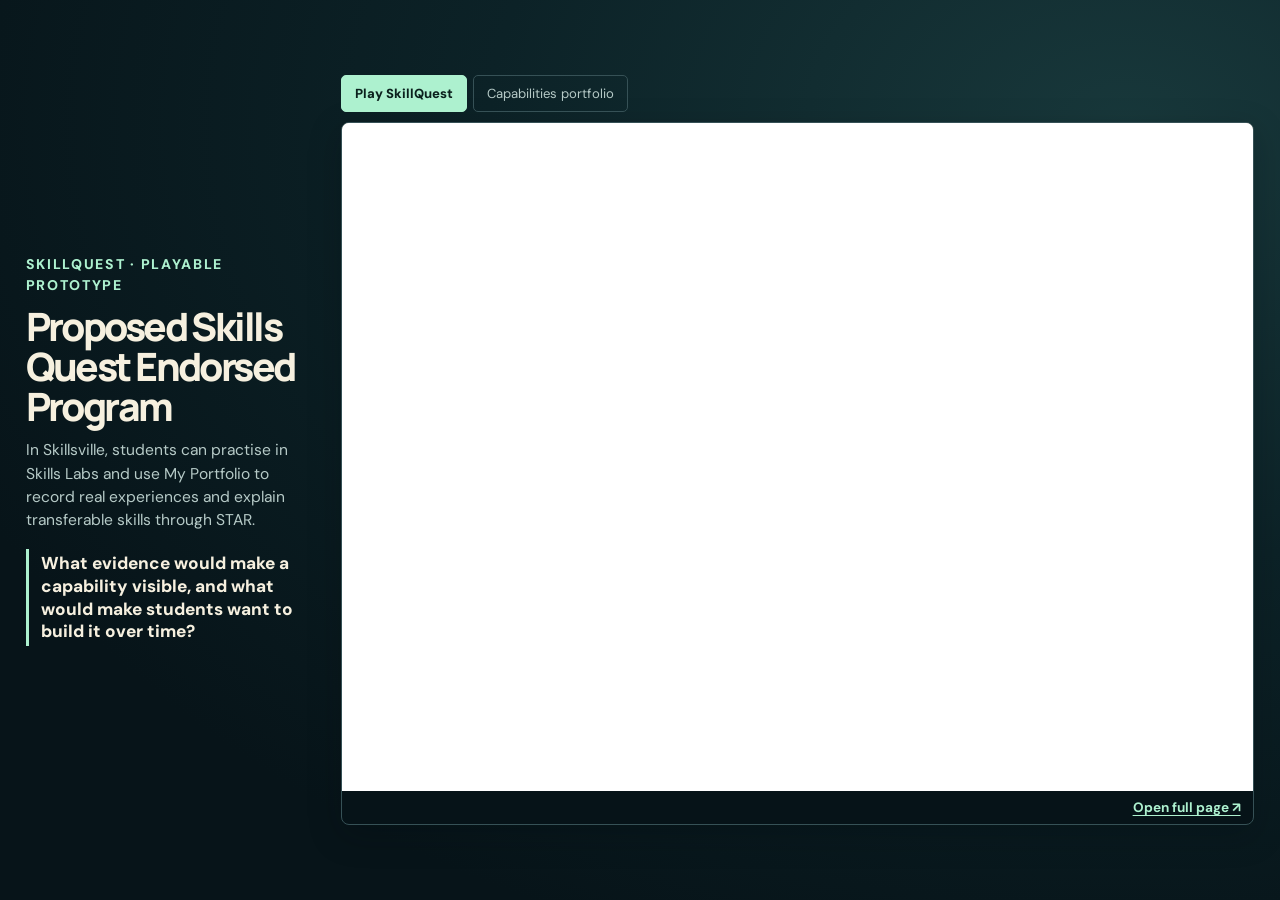
<file: skillsquest-prototype.html>
<!doctype html><html lang="en-AU"><head><meta charset="utf-8"><meta name="viewport" content="width=device-width,initial-scale=1"><title>SkillsQuest prototype and portfolio</title><link rel="stylesheet" href="ceawa-style.css"><link rel="stylesheet" href="ceawa-student-portfolio.css"><style>body{overflow:auto}#stage{height:auto;min-height:100vh}.slide{position:relative!important;min-height:100vh;height:auto!important;overflow:visible!important}.split{min-height:100vh}.media-frame{min-height:500px}.live-embed{min-height:650px} [hidden]{display:none!important}</style><script src="copied-tab.js" defer></script></head><body><main id="stage"><section id="skillquest" class="slide"><div class="split">
      <div class="slide-copy"><p class="eyebrow">SkillQuest · Playable prototype</p><h2>Proposed Skills Quest Endorsed Program</h2><p class="intro">In Skillsville, students can practise in Skills Labs and use My Portfolio to record real experiences and explain transferable skills through STAR.</p><p class="prompt">What evidence would make a capability visible, and what would make students want to build it over time?</p></div>
      <div class="media-switch"><div class="media-choices" aria-label="Choose SkillQuest or portfolio"><button type="button" aria-pressed="true" data-view="0">Play SkillQuest</button><button type="button" aria-pressed="false" data-view="1">Capabilities portfolio</button></div><div class="media-frame"><div class="media-view" data-panel="0"><iframe class="live-embed" title="Playable SkillQuest game" data-src="https://taniab1975.github.io/skillquest/?view=embed&amp;revision=b93da151" allowfullscreen></iframe><a class="embed-open" href="https://taniab1975.github.io/skillquest/" target="_blank" rel="noopener">Open full page ↗</a></div><div class="media-view" data-panel="1" hidden><div class="portfolio-demo">
    <div class="media-switch">
      <div class="media-choices" role="group" aria-label="Choose a portfolio view">
        <button type="button" aria-pressed="true" data-view="student">Student view</button>
        <button type="button" aria-pressed="false" data-view="0">Learner walkthrough</button>
        <button type="button" aria-pressed="false" data-view="1">Teacher view</button>
      </div>
      <div class="media-frame">
        <div class="media-view student-view" data-panel="student">
          <h3>Alex Morgan</h3>
          <p>Fictional student · Seven reflections from February to September 2026</p>
          <div class="media-switch">
            <div class="media-choices" role="group" aria-label="View student evidence">
              <button type="button" aria-pressed="true" data-view="chronology">Chronology</button>
              <button type="button" aria-pressed="false" data-view="skill">By skill type</button>
            </div>
            <div class="media-frame">
            <div data-panel="chronology"><div class="student-evidence" role="region" aria-label="Chronological evidence" tabindex="0">
              <article class="student-entry"><p class="student-skill" style="--skill-accent:#81e4dd"><svg aria-hidden="true" focusable="false" viewBox="0 0 32 32"><path fill="currentColor" fill-rule="evenodd" d="M3 4h17a3 3 0 0 1 3 3v6a3 3 0 0 1-3 3H10l-6 5v-5H3a2 2 0 0 1-2-2V6a2 2 0 0 1 2-2Zm22 10h3a3 3 0 0 1 3 3v7a3 3 0 0 1-3 3h-1v4l-5-4h-8a3 3 0 0 1-3-3v-5h9a5 5 0 0 0 5-5Z"/></svg>Communication</p><h4>Explaining the relay route</h4><time datetime="2026-02-16">16 Feb 2026</time><details><summary>Read STAR reflection</summary><dl><dt>Situation</dt><dd>A new teammate needed directions in Relay Rescue.</dd><dt>Task</dt><dd>Guide them to the right dock.</dd><dt>Action</dt><dd>I read the route aloud after a prompt from my partner.</dd><dt>Result</dt><dd>They reached the ramp but asked which dock to use. Next time I will give the dock number first.</dd></dl></details></article>
              <article class="student-entry"><p class="student-skill" style="--skill-accent:#a9c7ff"><svg aria-hidden="true" focusable="false" viewBox="0 0 32 32"><path fill="currentColor" fill-rule="evenodd" d="M8.2 3.6a3.6 3.6 0 1 1 0 7.2 3.6 3.6 0 0 1 0-7.2Zm15.6 0a3.6 3.6 0 1 1 0 7.2 3.6 3.6 0 0 1 0-7.2ZM8.2 12c-3.4 0-5.7 2.3-5.7 5.6v10h5.1V21l3-2.2h2.5v-4.2h-2.3A3.1 3.1 0 0 0 8.2 12Zm15.6 0c3.4 0 5.7 2.3 5.7 5.6v10h-5.1V21l-3-2.2h-2.5v-4.2h2.3a3.1 3.1 0 0 1 2.6-2.6ZM14 13.5h4v6.4h-4Z"/></svg>Collaboration</p><h4>Sharing jobs for a display</h4><time datetime="2026-03-11">11 Mar 2026</time><details><summary>Read STAR reflection</summary><dl><dt>Situation</dt><dd>Our group was preparing a class display.</dd><dt>Task</dt><dd>Agree who would make each part.</dd><dt>Action</dt><dd>I chose the captions and checked our jobs against the teacher’s checklist.</dd><dt>Result</dt><dd>All parts were finished, but two of us had written the same caption.</dd></dl></details></article>
              <article class="student-entry"><p class="student-skill" style="--skill-accent:#ffad85"><svg aria-hidden="true" focusable="false" viewBox="0 0 32 32"><path fill="currentColor" fill-rule="evenodd" d="M14 5h15v15h-5.5v-5.6L14 24l-4-4 9.5-9.5H14V5ZM3 24h5v3h8v3H3v-6Z"/></svg>Initiative</p><h4>Noticing a queue bottleneck</h4><time datetime="2026-04-29">29 Apr 2026</time><details><summary>Read STAR reflection</summary><dl><dt>Situation</dt><dd>The school stall queue was blocking the pickup table.</dd><dt>Task</dt><dd>Find one change we could try.</dd><dt>Action</dt><dd>I pointed out the overlap and suggested a separate pickup sign after a teammate asked for ideas.</dd><dt>Result</dt><dd>We had a change to try at the next stall.</dd></dl></details></article>
              <article class="student-entry"><p class="student-skill" style="--skill-accent:#81e4dd"><svg aria-hidden="true" focusable="false" viewBox="0 0 32 32"><path fill="currentColor" fill-rule="evenodd" d="M3 4h17a3 3 0 0 1 3 3v6a3 3 0 0 1-3 3H10l-6 5v-5H3a2 2 0 0 1-2-2V6a2 2 0 0 1 2-2Zm22 10h3a3 3 0 0 1 3 3v7a3 3 0 0 1-3 3h-1v4l-5-4h-8a3 3 0 0 1-3-3v-5h9a5 5 0 0 0 5-5Z"/></svg>Communication</p><h4>Briefing stall volunteers</h4><time datetime="2026-05-20">20 May 2026</time><details><summary>Read STAR reflection</summary><dl><dt>Situation</dt><dd>Two volunteers arrived halfway through setup.</dd><dt>Task</dt><dd>Explain where customers should order and collect.</dd><dt>Action</dt><dd>I pointed to each station and asked a volunteer to repeat the pickup instructions.</dd><dt>Result</dt><dd>They spotted that one sign faced the wrong way, so we turned it before opening.</dd></dl></details></article>
              <article class="student-entry"><p class="student-skill" style="--skill-accent:#a9c7ff"><svg aria-hidden="true" focusable="false" viewBox="0 0 32 32"><path fill="currentColor" fill-rule="evenodd" d="M8.2 3.6a3.6 3.6 0 1 1 0 7.2 3.6 3.6 0 0 1 0-7.2Zm15.6 0a3.6 3.6 0 1 1 0 7.2 3.6 3.6 0 0 1 0-7.2ZM8.2 12c-3.4 0-5.7 2.3-5.7 5.6v10h5.1V21l3-2.2h2.5v-4.2h-2.3A3.1 3.1 0 0 0 8.2 12Zm15.6 0c3.4 0 5.7 2.3 5.7 5.6v10h-5.1V21l-3-2.2h-2.5v-4.2h2.3a3.1 3.1 0 0 1 2.6-2.6ZM14 13.5h4v6.4h-4Z"/></svg>Collaboration</p><h4>Coordinating a handover</h4><time datetime="2026-06-24">24 June 2026</time><details><summary>Read STAR reflection</summary><dl><dt>Situation</dt><dd>Our event team changed shifts during lunch.</dd><dt>Task</dt><dd>Help the next group take over.</dd><dt>Action</dt><dd>I asked each teammate what still needed doing, agreed who would own each job and wrote a shared handover.</dd><dt>Result</dt><dd>The next group picked up all three jobs without asking us to return.</dd></dl></details></article>
              <article class="student-entry"><p class="student-skill" style="--skill-accent:#ffad85"><svg aria-hidden="true" focusable="false" viewBox="0 0 32 32"><path fill="currentColor" fill-rule="evenodd" d="M14 5h15v15h-5.5v-5.6L14 24l-4-4 9.5-9.5H14V5ZM3 24h5v3h8v3H3v-6Z"/></svg>Initiative</p><h4>Testing a new pickup layout</h4><time datetime="2026-08-05">5 Aug 2026</time><details><summary>Read STAR reflection</summary><dl><dt>Situation</dt><dd>A later stall had the same congestion.</dd><dt>Task</dt><dd>Improve the layout before the busiest break.</dd><dt>Action</dt><dd>I sketched two layouts, asked the supervisor to approve a trial and counted how often the queue crossed the pickup area.</dd><dt>Result</dt><dd>Crossings fell from six to two in the same five-minute window. I shared the layout for the next team.</dd></dl></details></article>
              <article class="student-entry"><p class="student-skill" style="--skill-accent:#81e4dd"><svg aria-hidden="true" focusable="false" viewBox="0 0 32 32"><path fill="currentColor" fill-rule="evenodd" d="M3 4h17a3 3 0 0 1 3 3v6a3 3 0 0 1-3 3H10l-6 5v-5H3a2 2 0 0 1-2-2V6a2 2 0 0 1 2-2Zm22 10h3a3 3 0 0 1 3 3v7a3 3 0 0 1-3 3h-1v4l-5-4h-8a3 3 0 0 1-3-3v-5h9a5 5 0 0 0 5-5Z"/></svg>Communication</p><h4>Adapting a visitor briefing</h4><time datetime="2026-09-16">16 Sept 2026</time><details><summary>Read STAR reflection</summary><dl><dt>Situation</dt><dd>At a school open day, visitors were unfamiliar with campus names.</dd><dt>Task</dt><dd>Help families reach the workshop.</dd><dt>Action</dt><dd>I swapped building names for visible landmarks, asked a family to tell me their next turn and adjusted my wording when they hesitated.</dd><dt>Result</dt><dd>The next three families followed the route without needing a second explanation.</dd></dl></details></article>
            </div></div>
            <div data-panel="skill" hidden><div class="student-evidence" role="region" aria-label="Evidence by skill type" tabindex="0">
              <section class="student-group"><h3 class="student-skill" style="--skill-accent:#81e4dd"><svg aria-hidden="true" focusable="false" viewBox="0 0 32 32"><path fill="currentColor" fill-rule="evenodd" d="M3 4h17a3 3 0 0 1 3 3v6a3 3 0 0 1-3 3H10l-6 5v-5H3a2 2 0 0 1-2-2V6a2 2 0 0 1 2-2Zm22 10h3a3 3 0 0 1 3 3v7a3 3 0 0 1-3 3h-1v4l-5-4h-8a3 3 0 0 1-3-3v-5h9a5 5 0 0 0 5-5Z"/></svg>Communication</h3><p>Two speech bubbles represent speaking, listening and replying.</p><article class="student-entry"><h4>Explaining the relay route</h4><time datetime="2026-02-16">16 Feb 2026</time><details><summary>Read STAR reflection</summary><dl><dt>Situation</dt><dd>A new teammate needed directions in Relay Rescue.</dd><dt>Task</dt><dd>Guide them to the right dock.</dd><dt>Action</dt><dd>I read the route aloud after a prompt from my partner.</dd><dt>Result</dt><dd>They reached the ramp but asked which dock to use. Next time I will give the dock number first.</dd></dl></details></article><article class="student-entry"><h4>Briefing stall volunteers</h4><time datetime="2026-05-20">20 May 2026</time><details><summary>Read STAR reflection</summary><dl><dt>Situation</dt><dd>Two volunteers arrived halfway through setup.</dd><dt>Task</dt><dd>Explain where customers should order and collect.</dd><dt>Action</dt><dd>I pointed to each station and asked a volunteer to repeat the pickup instructions.</dd><dt>Result</dt><dd>They spotted that one sign faced the wrong way, so we turned it before opening.</dd></dl></details></article><article class="student-entry"><h4>Adapting a visitor briefing</h4><time datetime="2026-09-16">16 Sept 2026</time><details><summary>Read STAR reflection</summary><dl><dt>Situation</dt><dd>At a school open day, visitors were unfamiliar with campus names.</dd><dt>Task</dt><dd>Help families reach the workshop.</dd><dt>Action</dt><dd>I swapped building names for visible landmarks, asked a family to tell me their next turn and adjusted my wording when they hesitated.</dd><dt>Result</dt><dd>The next three families followed the route without needing a second explanation.</dd></dl></details></article></section>
              <section class="student-group"><h3 class="student-skill" style="--skill-accent:#a9c7ff"><svg aria-hidden="true" focusable="false" viewBox="0 0 32 32"><path fill="currentColor" fill-rule="evenodd" d="M8.2 3.6a3.6 3.6 0 1 1 0 7.2 3.6 3.6 0 0 1 0-7.2Zm15.6 0a3.6 3.6 0 1 1 0 7.2 3.6 3.6 0 0 1 0-7.2ZM8.2 12c-3.4 0-5.7 2.3-5.7 5.6v10h5.1V21l3-2.2h2.5v-4.2h-2.3A3.1 3.1 0 0 0 8.2 12Zm15.6 0c3.4 0 5.7 2.3 5.7 5.6v10h-5.1V21l-3-2.2h-2.5v-4.2h2.3a3.1 3.1 0 0 1 2.6-2.6ZM14 13.5h4v6.4h-4Z"/></svg>Collaboration</h3><p>Two people work on one piece together.</p><article class="student-entry"><h4>Sharing jobs for a display</h4><time datetime="2026-03-11">11 Mar 2026</time><details><summary>Read STAR reflection</summary><dl><dt>Situation</dt><dd>Our group was preparing a class display.</dd><dt>Task</dt><dd>Agree who would make each part.</dd><dt>Action</dt><dd>I chose the captions and checked our jobs against the teacher’s checklist.</dd><dt>Result</dt><dd>All parts were finished, but two of us had written the same caption.</dd></dl></details></article><article class="student-entry"><h4>Coordinating a handover</h4><time datetime="2026-06-24">24 June 2026</time><details><summary>Read STAR reflection</summary><dl><dt>Situation</dt><dd>Our event team changed shifts during lunch.</dd><dt>Task</dt><dd>Help the next group take over.</dd><dt>Action</dt><dd>I asked each teammate what still needed doing, agreed who would own each job and wrote a shared handover.</dd><dt>Result</dt><dd>The next group picked up all three jobs without asking us to return.</dd></dl></details></article></section>
              <section class="student-group"><h3 class="student-skill" style="--skill-accent:#ffad85"><svg aria-hidden="true" focusable="false" viewBox="0 0 32 32"><path fill="currentColor" fill-rule="evenodd" d="M14 5h15v15h-5.5v-5.6L14 24l-4-4 9.5-9.5H14V5ZM3 24h5v3h8v3H3v-6Z"/></svg>Initiative</h3><p>An arrow rises from the first step.</p><article class="student-entry"><h4>Noticing a queue bottleneck</h4><time datetime="2026-04-29">29 Apr 2026</time><details><summary>Read STAR reflection</summary><dl><dt>Situation</dt><dd>The school stall queue was blocking the pickup table.</dd><dt>Task</dt><dd>Find one change we could try.</dd><dt>Action</dt><dd>I pointed out the overlap and suggested a separate pickup sign after a teammate asked for ideas.</dd><dt>Result</dt><dd>We had a change to try at the next stall.</dd></dl></details></article><article class="student-entry"><h4>Testing a new pickup layout</h4><time datetime="2026-08-05">5 Aug 2026</time><details><summary>Read STAR reflection</summary><dl><dt>Situation</dt><dd>A later stall had the same congestion.</dd><dt>Task</dt><dd>Improve the layout before the busiest break.</dd><dt>Action</dt><dd>I sketched two layouts, asked the supervisor to approve a trial and counted how often the queue crossed the pickup area.</dd><dt>Result</dt><dd>Crossings fell from six to two in the same five-minute window. I shared the layout for the next team.</dd></dl></details></article></section>
              <section class="student-group"><h3 class="student-skill" style="--skill-accent:#d7bdff"><svg aria-hidden="true" focusable="false" viewBox="0 0 32 32"><path fill="currentColor" fill-rule="evenodd" d="M4 9h7V7a5 5 0 0 1 10 0v2h6v5h-1a4.5 4.5 0 0 0 0 9h1v5H4V9Zm5 9.5 4.6 4.6 7.4-7.6-2.5-2.4-4.9 5-2.1-2.1-2.5 2.5Z"/></svg>Problem-solving</h3><p>A checked puzzle piece represents testing a solution.</p><p>No sample entries yet.</p></section>
              <section class="student-group"><h3 class="student-skill" style="--skill-accent:#a8ecc0"><svg aria-hidden="true" focusable="false" viewBox="0 0 32 32"><path fill="currentColor" fill-rule="evenodd" d="M4 27v-5C4 13.6 9.6 8.5 18 8.5h3V3l9 8.5-9 8.5v-5.7h-3c-5 0-8.1 2.8-8.1 7.7v5H4Zm15-5a3.4 3.4 0 1 1 0 6.8 3.4 3.4 0 0 1 0-6.8Z"/></svg>Adaptability</h3><p>A curved arrow changes course around an obstacle.</p><p>No sample entries yet.</p></section>
              <section class="student-group"><h3 class="student-skill" style="--skill-accent:#ffdd92"><svg aria-hidden="true" focusable="false" viewBox="0 0 32 32"><path fill="currentColor" fill-rule="evenodd" d="M7 3h4v3h10V3h4v3h2.5A2.5 2.5 0 0 1 30 8.5v18a2.5 2.5 0 0 1-2.5 2.5h-23A2.5 2.5 0 0 1 2 26.5v-18A2.5 2.5 0 0 1 4.5 6H7V3Zm0 9v3h18v-3H7Zm0 6v3h11v-3H7Zm0 6v2h15v-2H7Z"/></svg>Self-management</h3><p>A calendar with organised rows represents planning time and effort.</p><p>No sample entries yet.</p></section>
              <section class="student-group"><h3 class="student-skill" style="--skill-accent:#ffb6df"><svg aria-hidden="true" focusable="false" viewBox="0 0 32 32"><path fill="currentColor" fill-rule="evenodd" d="M16 2.8c-6.6 0-11.3 4.7-11.3 10.5 0 4 2.1 7 5.2 9.2V25h12.2v-2.5c3.1-2.2 5.2-5.2 5.2-9.2C27.3 7.5 22.6 2.8 16 2.8Zm0 4.2 1.9 4.8 4.9 1.9-4.9 1.9-1.9 4.8-1.9-4.8-4.9-1.9 4.9-1.9L16 7Zm-5 19.8h10v3H11v-3Z"/></svg>Creativity</h3><p>A spark inside a bulb represents an idea taking shape.</p><p>No sample entries yet.</p></section>
              <section class="student-group"><h3 class="student-skill" style="--skill-accent:#ffa9ad"><svg aria-hidden="true" focusable="false" viewBox="0 0 32 32"><path fill="currentColor" fill-rule="evenodd" d="M9 3h20l-5.2 6.1L29 15H13v8.2l3.7-3L30 29H2l7-5.2V3Z"/></svg>Leadership</h3><p>A flag on a summit marks a shared direction.</p><p>No sample entries yet.</p></section>
            </div></div>
            </div>
          </div>
        </div>
        <div class="media-view" data-panel="0" hidden><video controls autoplay muted loop playsinline preload="none" poster="https://taniab1975.github.io/ceawa-ai-collaboration/assets/capabilities-learner-poster.jpg" aria-label="Capabilities learner walkthrough"><source src="https://taniab1975.github.io/ceawa-ai-collaboration/assets/capabilities-learner-walkthrough.mp4" type="video/mp4"></video></div>
        <div class="media-view" data-panel="1" hidden><video controls autoplay muted loop playsinline preload="none" poster="https://taniab1975.github.io/ceawa-ai-collaboration/assets/capabilities-teacher-poster.jpg" aria-label="Teacher dashboard capability evidence walkthrough"><source src="https://taniab1975.github.io/ceawa-ai-collaboration/assets/capabilities-teacher-walkthrough.mp4" type="video/mp4"></video></div>
      </div>
    </div>
  </div></div></div></div>
    </div></section></main></body></html>
</file>
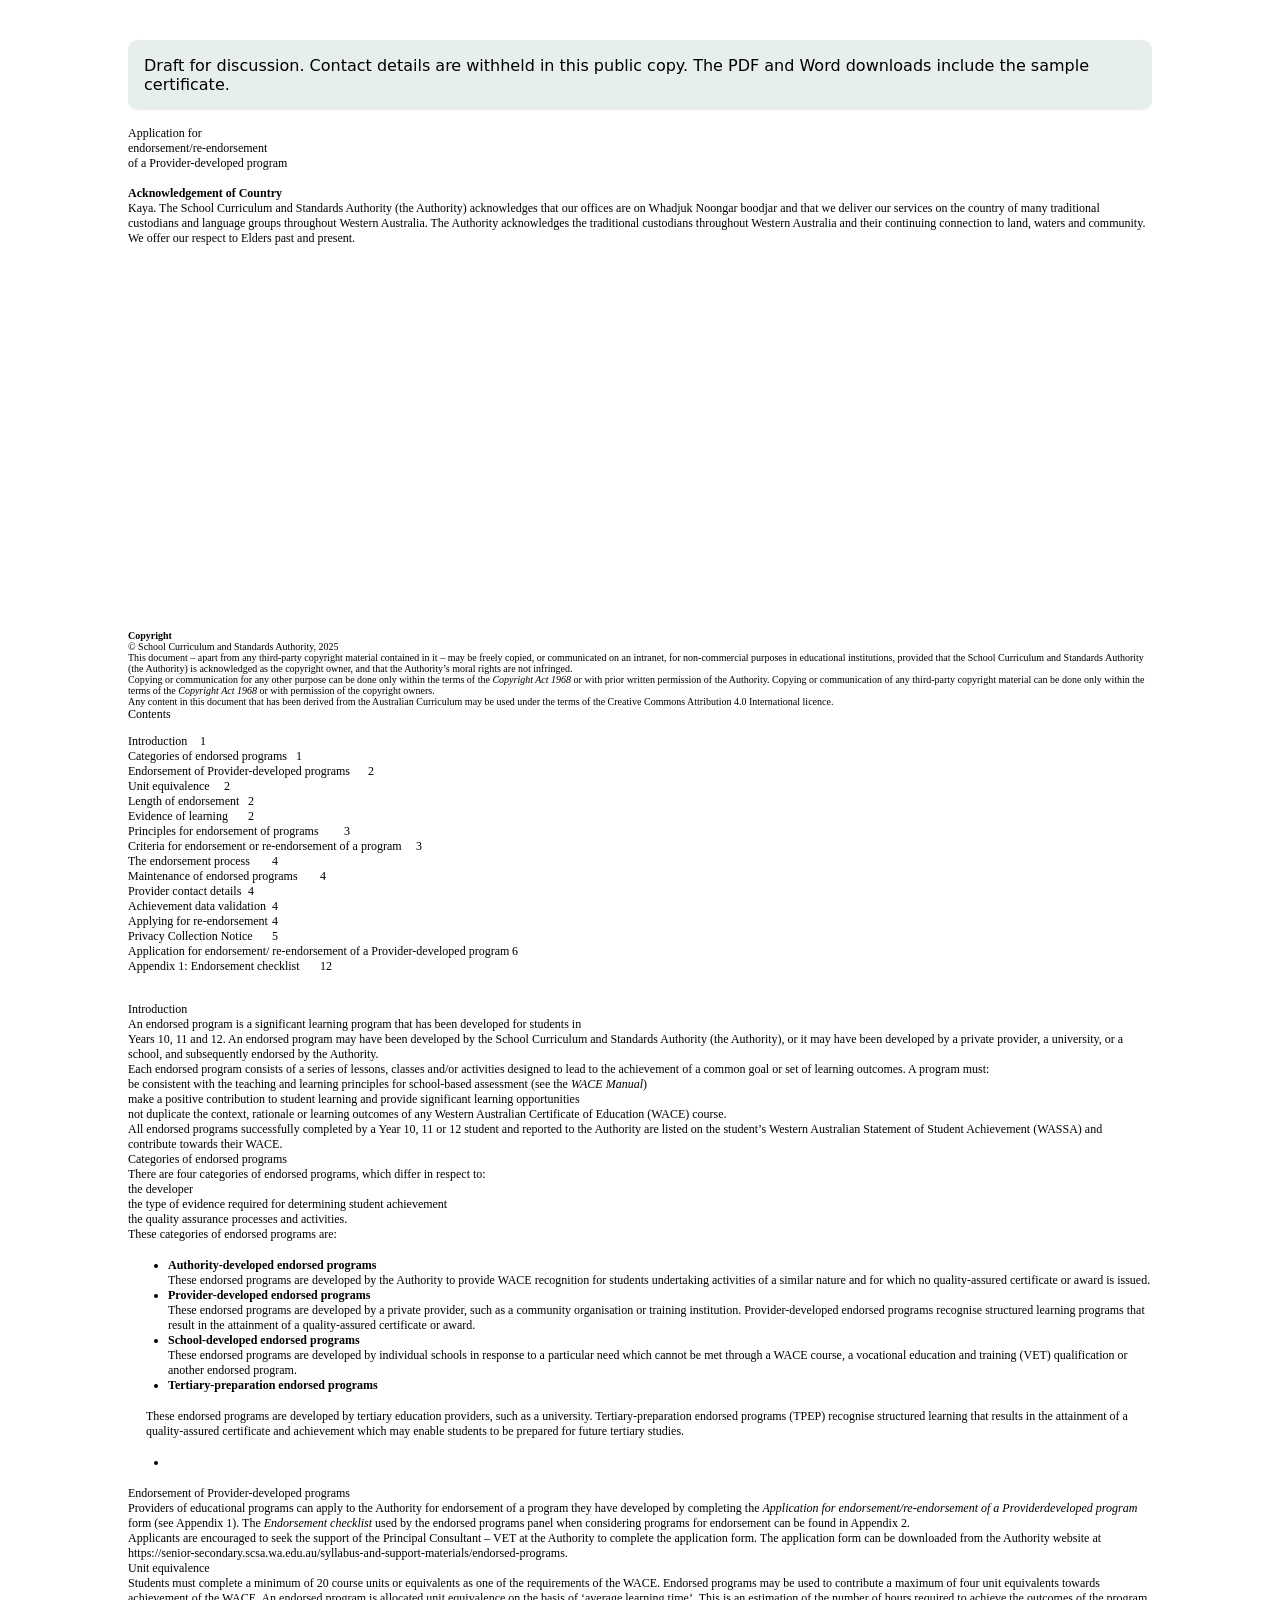
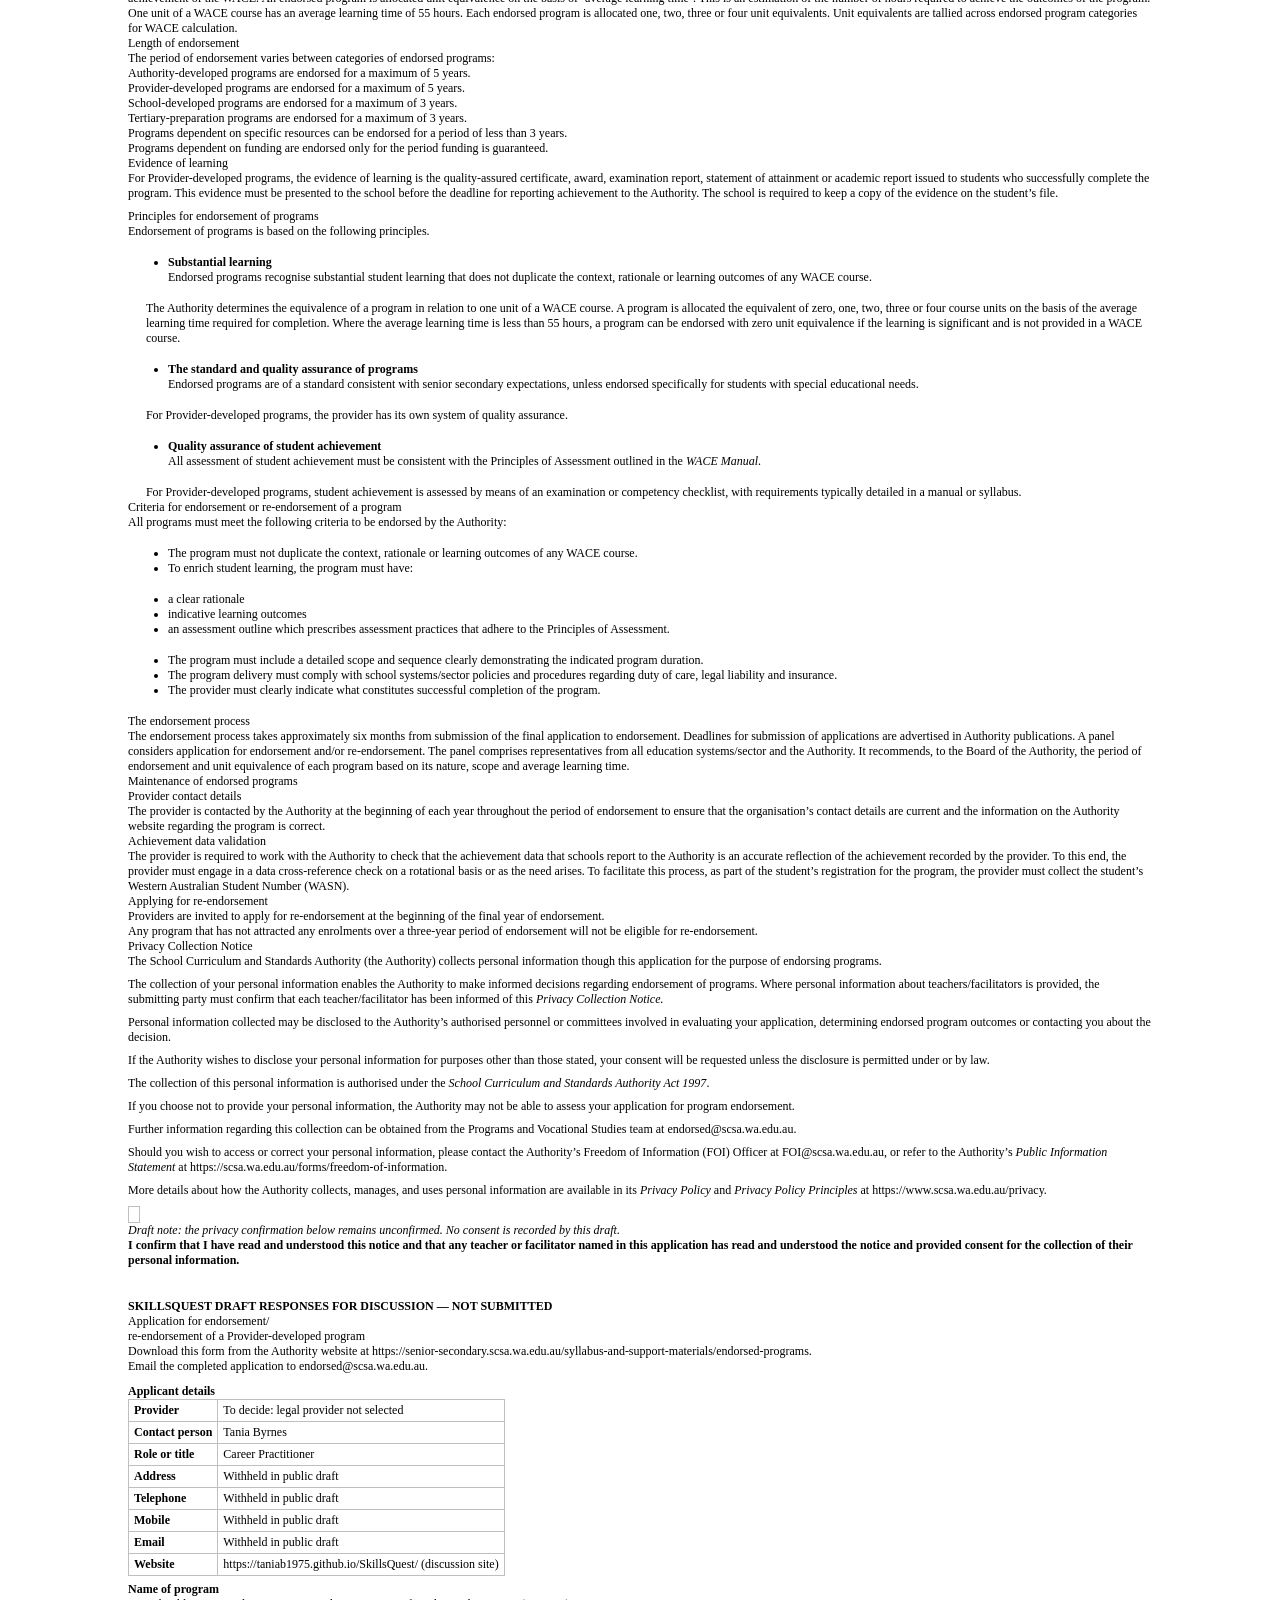
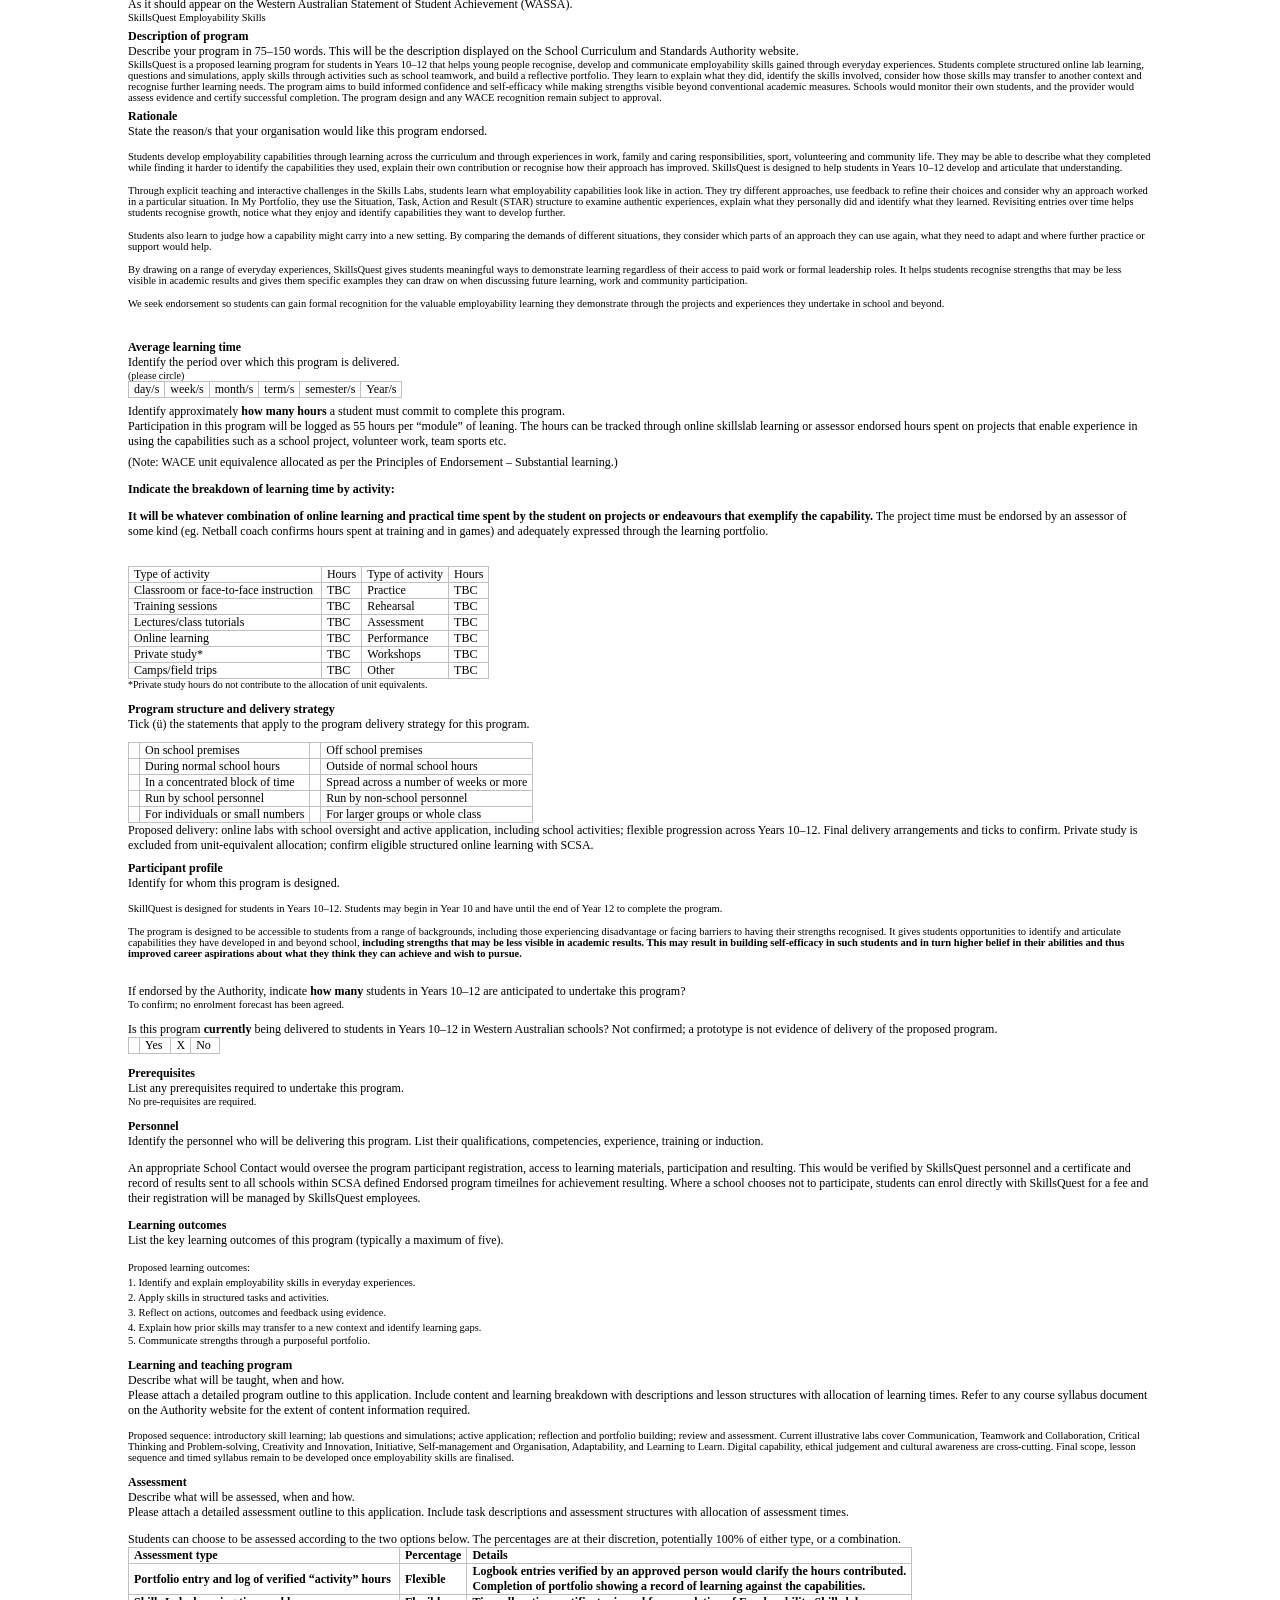
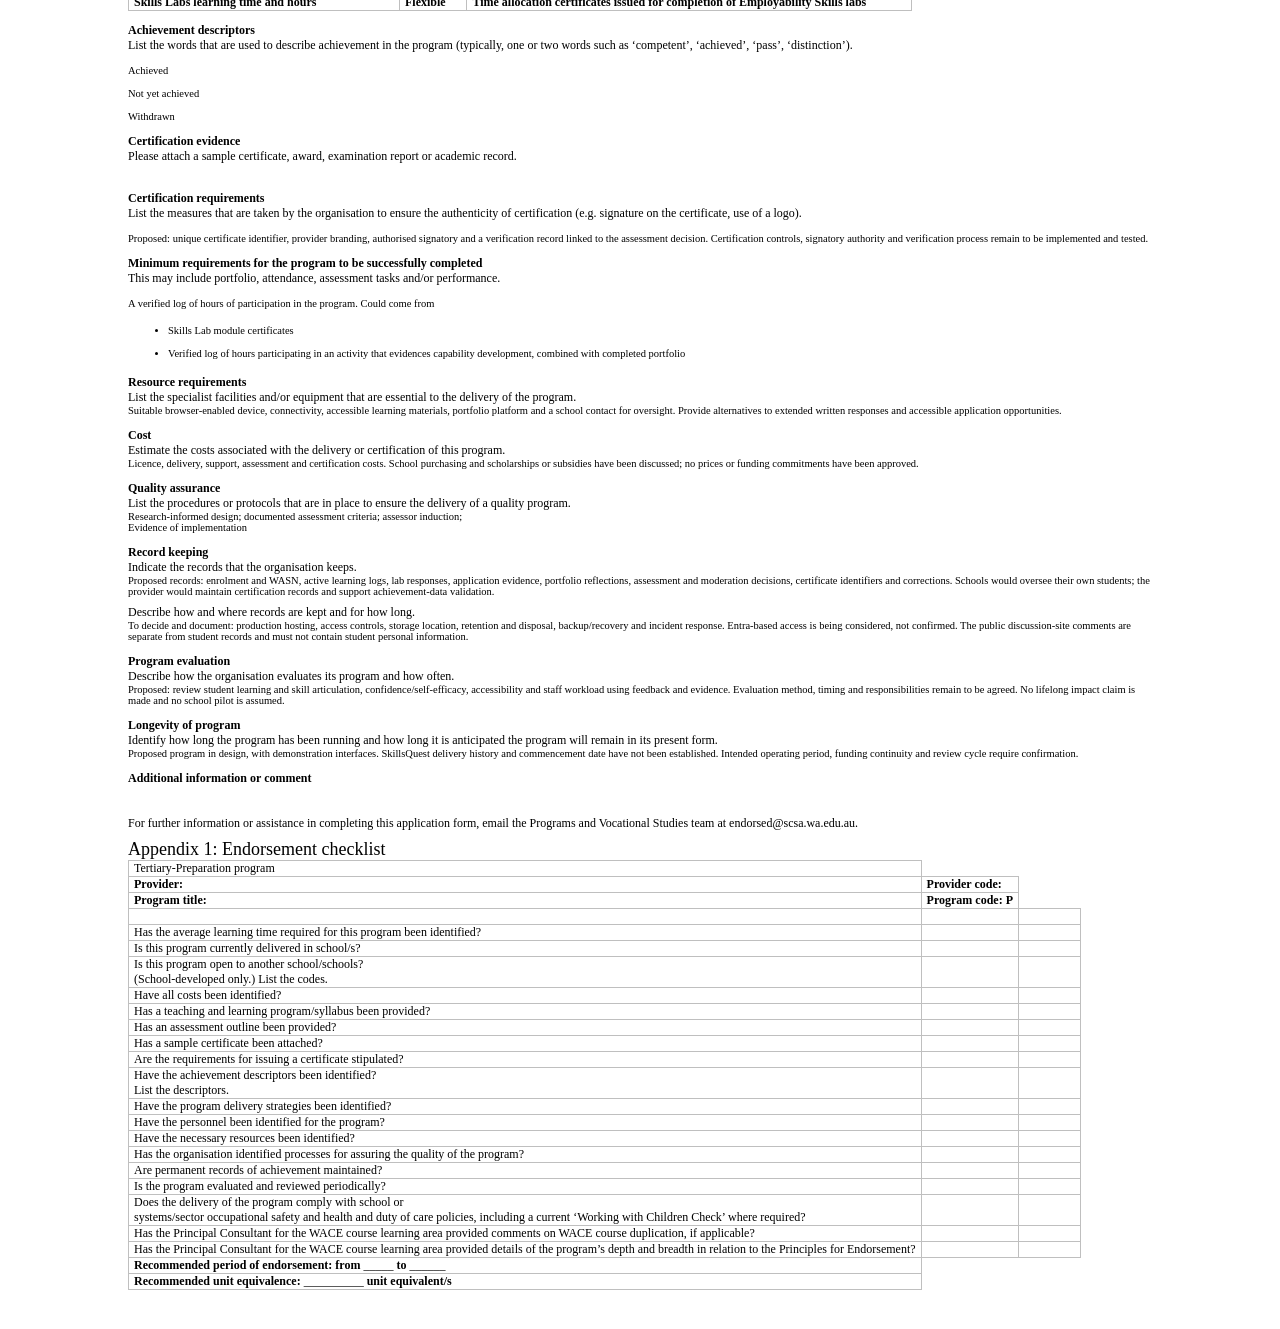
<file: assets/application/preview.html>
<!DOCTYPE html PUBLIC "-//W3C//DTD HTML 4.01//EN" "http://www.w3.org/TR/html4/strict.dtd">
<html>
<head>
  <meta http-equiv="Content-Type" content="text/html; charset=utf-8">
  <meta http-equiv="Content-Style-Type" content="text/css">
  <title>SkillsQuest draft provider developed program application</title>
  <meta name="Author" content="Tania Byrnes (Emmanuel Catholic College - Success)">
  <meta name="LastAuthor" content="Tania Byrnes">
  <meta name="Company" content="Curriculum Council">
  <meta name="CreationTime" content="2026-11-17T06:07:00Z">
  <meta name="ModificationTime" content="2026-11-17T06:07:00Z">
  <meta name="Generator" content="Cocoa HTML Writer">
  <meta name="CocoaVersion" content="2775.1">
  <style type="text/css">
    p.p1 {margin: 0.0px 0.0px 0.0px 0.0px; font: 12.0px Times}
    p.p2 {margin: 0.0px 0.0px 0.0px 0.0px; font: 12.0px Times; min-height: 14.0px}
    p.p3 {margin: 0.0px 0.0px 0.0px 0.0px; font: 12.0px 'Times New Roman'}
    p.p4 {margin: 0.0px 0.0px 384.0px 0.0px; font: 12.0px 'Times New Roman'}
    p.p5 {margin: 0.0px 0.0px 0.0px 0.0px; font: 10.0px Times}
    p.p6 {margin: 0.0px 0.0px 12.0px 0.0px; font: 12.0px Times}
    p.p7 {margin: 0.0px 0.0px 0.0px 0.0px; font: 12.0px Arial; min-height: 14.0px}
    p.p8 {margin: 0.0px 0.0px 0.0px 18.0px; font: 12.0px Times}
    p.p9 {margin: 0.0px 0.0px 8.0px 0.0px; font: 12.0px Times}
    p.p10 {margin: 6.0px 0.0px 0.0px 17.9px; font: 12.0px Times}
    p.p11 {margin: 0.0px 0.0px 0.0px 17.9px; font: 12.0px Times}
    p.p12 {margin: 0.0px 0.0px 0.0px 0.0px; font: 12.0px Times; color: #000000}
    p.p13 {margin: 0.0px 0.0px 8.0px 0.0px; font: 12.0px Times; min-height: 14.0px}
    p.p14 {margin: 10.0px 0.0px 0.0px 0.0px; font: 12.0px Times}
    p.p15 {margin: 3.0px 0.0px 3.0px 0.0px; font: 12.0px Times}
    p.p16 {margin: 6.0px 0.0px 0.0px 0.0px; font: 12.0px Times}
    p.p17 {margin: 0.0px 0.0px 0.0px 0.0px; font: 10.5px Times; color: #000000}
    p.p18 {margin: 12.0px 0.0px 12.0px 0.0px; font: 10.5px Times}
    p.p19 {margin: 0.0px 0.0px 0.0px 0.0px; font: 10.5px Times; min-height: 13.0px}
    p.p20 {margin: 12.0px 0.0px 0.0px 0.0px; font: 12.0px Times}
    p.p21 {margin: 12.0px 0.0px 0.0px 0.0px; font: 12.0px Times; min-height: 14.0px}
    p.p22 {margin: 0.0px 0.0px 10.0px 0.0px; font: 12.0px Times}
    p.p23 {margin: 0.0px 0.0px 0.0px 0.0px; font: 10.5px Times}
    p.p24 {margin: 12.0px 0.0px 0.0px 0.0px; font: 10.5px Times; color: #000000}
    p.p25 {margin: 12.0px 0.0px 0.0px 0.0px; text-align: justify; font: 10.5px Times; color: #000000}
    p.p26 {margin: 0.0px 0.0px 0.0px 0.0px; font: 18.0px Times}
    p.p27 {margin: 0.0px 0.0px 0.0px 0.0px; font: 12.0px Times; color: #ffffff}
    li.li1 {margin: 0.0px 0.0px 0.0px 0.0px; font: 12.0px Times}
    li.li24 {margin: 12.0px 0.0px 0.0px 0.0px; font: 10.5px Times; color: #000000}
    span.s1 {color: #000000}
    span.s2 {font: 12.0px Wingdings}
    span.s3 {font: 12.0px Times; color: #000000}
    span.Apple-tab-span {white-space:pre}
    table.t1 {border-collapse: collapse}
    td.td1 {border-style: solid; border-width: 1.0px 1.0px 1.0px 1.0px; border-color: #bfbfbf #bfbfbf #bfbfbf #bfbfbf; padding: 0.0px 5.0px 0.0px 5.0px}
    ul.ul1 {list-style-type: disc}
  </style>
<meta name="viewport" content="width=device-width, initial-scale=1"><style>body{max-width:64rem;margin:0 auto;padding:1.5rem;overflow-wrap:anywhere}.public-note{background:#e6efe9;padding:1rem;border-radius:.6rem;font:1rem system-ui}table{max-width:100%}img{max-width:100%;height:auto}</style></head>
<body><p class="public-note">Draft for discussion. Contact details are withheld in this public copy. The PDF and Word downloads include the sample certificate.</p>
<p class="p1">Application for <br>
endorsement/re-endorsement <br>
of a Provider-developed program</p>
<p class="p2"><br></p>
<p class="p3"><b>Acknowledgement of Country</b></p>
<p class="p4">Kaya. The School Curriculum and Standards Authority (the Authority) acknowledges that our offices are on Whadjuk Noongar boodjar and that we deliver our services on the country of many traditional custodians and language groups throughout Western Australia. The Authority acknowledges the traditional custodians throughout Western Australia and their continuing connection to land, waters and community. We offer our respect to Elders past and present.</p>
<p class="p5"><b>Copyright</b></p>
<p class="p5">© School Curriculum and Standards Authority, 2025</p>
<p class="p5">This document – apart from any third-party copyright material contained in it – may be freely copied, or communicated on an intranet, for non-commercial purposes in educational institutions, provided that the School Curriculum and Standards Authority (the Authority) is acknowledged as the copyright owner, and that the Authority’s moral rights are not infringed.</p>
<p class="p5">Copying or communication for any other purpose can be done only within the terms of the <i>Copyright Act 1968</i> or with prior written permission of the Authority. Copying or communication of any third-party copyright material can be done only within the terms of the <i>Copyright Act 1968</i> or with permission of the copyright owners.</p>
<p class="p5">Any content in this document that has been derived from the Australian Curriculum may be used under the terms of the Creative Commons Attribution 4.0 International licence.</p>
<p class="p6">Contents</p>
<p class="p1">Introduction<span class="Apple-tab-span">	</span>1</p>
<p class="p1">Categories of endorsed programs<span class="Apple-tab-span">	</span>1</p>
<p class="p1">Endorsement of Provider-developed programs<span class="Apple-tab-span">	</span>2</p>
<p class="p1">Unit equivalence<span class="Apple-tab-span">	</span>2</p>
<p class="p1">Length of endorsement<span class="Apple-tab-span">	</span>2</p>
<p class="p1">Evidence of learning<span class="Apple-tab-span">	</span>2</p>
<p class="p1">Principles for endorsement of programs<span class="Apple-tab-span">	</span>3</p>
<p class="p1">Criteria for endorsement or re-endorsement of a program<span class="Apple-tab-span">	</span>3</p>
<p class="p1">The endorsement process<span class="Apple-tab-span">	</span>4</p>
<p class="p1">Maintenance of endorsed programs<span class="Apple-tab-span">	</span>4</p>
<p class="p1">Provider contact details<span class="Apple-tab-span">	</span>4</p>
<p class="p1">Achievement data validation<span class="Apple-tab-span">	</span>4</p>
<p class="p1">Applying for re-endorsement<span class="Apple-tab-span">	</span>4</p>
<p class="p1">Privacy Collection Notice<span class="Apple-tab-span">	</span>5</p>
<p class="p1">Application for endorsement/ re-endorsement of a Provider-developed program<span class="Apple-tab-span">	</span>6</p>
<p class="p1">Appendix 1: Endorsement checklist<span class="Apple-tab-span">	</span>12</p>
<p class="p7"><b></b><br></p>
<p class="p7"><b></b><br></p>
<p class="p1">Introduction</p>
<p class="p1">An endorsed program is a significant learning program that has been developed for students in <br>
Years 10, 11 and 12. An endorsed program may have been developed by the School Curriculum and Standards Authority (the Authority), or it may have been developed by a private provider, a university, or a school, and subsequently endorsed by the Authority.</p>
<p class="p1">Each endorsed program consists of a series of lessons, classes and/or activities designed to lead to the achievement of a common goal or set of learning outcomes. A program must:</p>
<p class="p1">be consistent with the teaching and learning principles for school-based assessment (see the <i>WACE Manual</i>)</p>
<p class="p1">make a positive contribution to student learning and provide significant learning opportunities</p>
<p class="p1">not duplicate the context, rationale or learning outcomes of any Western Australian Certificate of Education (WACE) course.</p>
<p class="p1">All endorsed programs successfully completed by a Year 10, 11 or 12 student and reported to the Authority are listed on the student’s Western Australian Statement of Student Achievement (WASSA) and contribute towards their WACE.</p>
<p class="p1">Categories of endorsed programs</p>
<p class="p1">There are four categories of endorsed programs, which differ in respect to:</p>
<p class="p1">the developer</p>
<p class="p1">the type of evidence required for determining student achievement<span class="Apple-converted-space"> </span></p>
<p class="p1">the quality assurance processes and activities.</p>
<p class="p1">These categories of endorsed programs are:</p>
<ul class="ul1">
  <li class="li1"><b>Authority-developed endorsed programs<br>
</b>These endorsed programs are developed by the Authority to provide WACE recognition for students undertaking activities of a similar nature and for which no quality-assured certificate or award is issued.</li>
  <li class="li1"><b>Provider-developed endorsed programs<br>
</b>These endorsed programs are developed by a private provider, such as a community organisation or training institution. Provider-developed endorsed programs recognise structured learning programs that result in the attainment of a quality-assured certificate or award.<span class="Apple-converted-space"> </span></li>
  <li class="li1"><b>School-developed endorsed programs<br>
</b>These endorsed programs are developed by individual schools in response to a particular need which cannot be met through a WACE course, a vocational education and training (VET) qualification or another endorsed program.<span class="Apple-converted-space"> </span></li>
  <li class="li1"><b>Tertiary-preparation endorsed programs</b></li>
</ul>
<p class="p8">These endorsed programs are developed by tertiary education providers, such as a university. Tertiary-preparation endorsed programs (TPEP) recognise structured learning that results in the attainment of a quality-assured certificate and achievement which may enable students to be prepared for future tertiary studies.</p>
<ul class="ul1">
  <li class="li1"></li>
</ul>
<p class="p1">Endorsement of Provider-developed programs</p>
<p class="p1">Providers of educational programs can apply to the Authority for endorsement of a program they have developed by completing the <i>Application for endorsement/re-endorsement of a Providerdeveloped program</i> form (see Appendix 1). The <i>Endorsement checklist</i> used by the endorsed programs panel when considering programs for endorsement can be found in Appendix 2.<span class="Apple-converted-space"> </span></p>
<p class="p1">Applicants are encouraged to seek the support of the Principal Consultant – VET at the Authority to complete the application form. The application form can be downloaded from the Authority website at https://senior-secondary.scsa.wa.edu.au/syllabus-and-support-materials/endorsed-programs.<span class="Apple-converted-space"> </span></p>
<p class="p1">Unit equivalence</p>
<p class="p1">Students must complete a minimum of 20 course units or equivalents as one of the requirements of the WACE. Endorsed programs may be used to contribute a maximum of four unit equivalents towards achievement of the WACE. An endorsed program is allocated unit equivalence on the basis of ‘average learning time’. This is an estimation of the number of hours required to achieve the outcomes of the program. One unit of a WACE course has an average learning time of 55 hours. Each endorsed program is allocated one, two, three or four unit equivalents. Unit equivalents are tallied across endorsed program categories for WACE calculation.<span class="Apple-converted-space"> </span></p>
<p class="p1">Length of endorsement</p>
<p class="p1">The period of endorsement varies between categories of endorsed programs:<span class="Apple-converted-space"> </span></p>
<p class="p1">Authority-developed programs are endorsed for a maximum of 5 years.<span class="Apple-converted-space"> </span></p>
<p class="p1">Provider-developed programs are endorsed for a maximum of 5 years.</p>
<p class="p1">School-developed programs are endorsed for a maximum of 3 years.</p>
<p class="p1">Tertiary-preparation programs are endorsed for a maximum of 3 years.</p>
<p class="p1">Programs dependent on specific resources can be endorsed for a period of less than 3 years.</p>
<p class="p1">Programs dependent on funding are endorsed only for the period funding is guaranteed.</p>
<p class="p1">Evidence of learning</p>
<p class="p1">For Provider-developed programs, the evidence of learning is the quality-assured certificate, award, examination report, statement of attainment or academic report issued to students who successfully complete the program. This evidence must be presented to the school before the deadline for reporting achievement to the Authority. The school is required to keep a copy of the evidence on the student’s file.</p>
<p class="p9"></p>
<p class="p1">Principles for endorsement of programs</p>
<p class="p1">Endorsement of programs is based on the following principles.<span class="Apple-converted-space"> </span></p>
<ul class="ul1">
  <li class="li1"><b>Substantial learning</b> <br>
Endorsed programs recognise substantial student learning that does not duplicate the context, rationale or learning outcomes of any WACE course.<span class="Apple-converted-space"> </span></li>
</ul>
<p class="p10">The Authority determines the equivalence of a program in relation to one unit of a WACE course. A program is allocated the equivalent of zero, one, two, three or four course units on the basis of the average learning time required for completion. Where the average learning time is less than 55 hours, a program can be endorsed with zero unit equivalence if the learning is significant and is not provided in a WACE course.<span class="Apple-converted-space"> </span></p>
<ul class="ul1">
  <li class="li1"><b>The standard and quality assurance of programs<br>
</b>Endorsed programs are of a standard consistent with senior secondary expectations, unless endorsed specifically for students with special educational needs.<span class="Apple-converted-space"> </span></li>
</ul>
<p class="p10">For Provider-developed programs, the provider has its own system of quality assurance.</p>
<ul class="ul1">
  <li class="li1"><b>Quality assurance of student achievement<br>
</b>All assessment of student achievement must be consistent with the Principles of Assessment outlined in the <i>WACE Manual</i>.</li>
</ul>
<p class="p11">For Provider-developed programs, student achievement is assessed by means of an examination or competency checklist, with requirements typically detailed in a manual or syllabus.</p>
<p class="p1">Criteria for endorsement or re-endorsement of a program</p>
<p class="p1">All programs must meet the following criteria to be endorsed by the Authority:</p>
<ul class="ul1">
  <li class="li1">The program must not duplicate the context, rationale or learning outcomes of any WACE course.</li>
  <li class="li1">To enrich student learning, the program must have:</li>
</ul>
<ul class="ul1">
  <li class="li1">a clear rationale</li>
  <li class="li1">indicative learning outcomes</li>
  <li class="li1">an assessment outline which prescribes assessment practices that adhere to the Principles of Assessment.</li>
</ul>
<ul class="ul1">
  <li class="li1">The program must include a detailed scope and sequence clearly demonstrating the indicated program duration.<span class="Apple-converted-space"> </span></li>
  <li class="li1">The program delivery must comply with school systems/sector policies and procedures regarding duty of care, legal liability and insurance.</li>
  <li class="li1">The provider must clearly indicate what constitutes successful completion of the program.</li>
</ul>
<p class="p9"></p>
<p class="p1">The endorsement process</p>
<p class="p12"><span class="s1">The endorsement process takes approximately six months from submission of the final application to endorsement. Deadlines for submission of applications are advertised in Authority publications. </span>A panel considers application for endorsement and/or re-endorsement. The panel comprises representatives from all education systems/sector and the Authority. It recommends, to the Board of the Authority, the period of endorsement and unit equivalence of each program based on its nature, scope and average learning time.</p>
<p class="p1">Maintenance of endorsed programs</p>
<p class="p1">Provider contact details</p>
<p class="p1">The provider is contacted by the Authority at the beginning of each year throughout the period of endorsement to ensure that the organisation’s contact details are current and the information on the Authority website regarding the program is correct.<span class="Apple-converted-space"> </span></p>
<p class="p1">Achievement data validation</p>
<p class="p1">The provider is required to work with the Authority to check that the achievement data that schools report to the Authority is an accurate reflection of the achievement recorded by the provider. To this end, the provider must engage in a data cross-reference check on a rotational basis or as the need arises. To facilitate this process, as part of the student’s registration for the program, the provider must collect the student’s Western Australian Student Number (WASN).</p>
<p class="p1">Applying for re-endorsement</p>
<p class="p1">Providers are invited to apply for re-endorsement at the beginning of the final year of endorsement.<span class="Apple-converted-space"> </span></p>
<p class="p1">Any program that has not attracted any enrolments over a three-year period of endorsement will not be eligible for re-endorsement.</p>
<p class="p1"></p>
<p class="p1">Privacy Collection Notice</p>
<p class="p9">The School Curriculum and Standards Authority (the Authority) collects personal information though this application for the purpose of endorsing programs.</p>
<p class="p9">The collection of your personal information enables the Authority to make informed decisions regarding endorsement of programs. Where personal information about teachers/facilitators is provided, the submitting party must confirm that each teacher/facilitator has been informed of this <i>Privacy Collection Notice.</i></p>
<p class="p9">Personal information collected may be disclosed to the Authority’s authorised personnel or committees involved in evaluating your application, determining endorsed program outcomes or contacting you about the decision.<span class="Apple-converted-space"> </span></p>
<p class="p9">If the Authority wishes to disclose your personal information for purposes other than those stated, your consent will be requested unless the disclosure is permitted under or by law.</p>
<p class="p9">The collection of this personal information is authorised under the <i>School Curriculum and Standards Authority Act 1997</i>.</p>
<p class="p9">If you choose not to provide your personal information, the Authority may not be able to assess your application for program endorsement.<span class="Apple-converted-space"> </span></p>
<p class="p9">Further information regarding this collection can be obtained from the Programs and Vocational Studies team at endorsed@scsa.wa.edu.au. <span class="Apple-converted-space"> </span></p>
<p class="p9">Should you wish to access or correct your personal information, please contact the Authority’s Freedom of Information (FOI) Officer at FOI@scsa.wa.edu.au, or refer to the Authority’s <i>Public Information Statement </i>at https://scsa.wa.edu.au/forms/freedom-of-information.<span class="Apple-converted-space"> </span></p>
<p class="p9">More details about how the Authority collects, manages, and uses personal information are available in its <i>Privacy Policy</i> and <i>Privacy Policy Principles</i> at https://www.scsa.wa.edu.au/privacy.<span class="Apple-converted-space"> </span></p>
<table cellspacing="0" cellpadding="0" class="t1">
  <tbody>
    <tr>
      <td valign="middle" class="td1">
        <p class="p2"><br></p>
      </td>
    </tr>
  </tbody>
</table>
<p class="p1"><i>Draft note: the privacy confirmation below remains unconfirmed. No consent is recorded by this draft.</i></p>
<p class="p9"><b>I confirm that I have read and understood this notice and that any teacher or facilitator named in this application has read and understood the notice and provided consent for the collection of their personal information.</b></p>
<p class="p13"><b></b><br></p>
<p class="p9"></p>
<p class="p1"><b>SKILLSQUEST DRAFT RESPONSES FOR DISCUSSION — NOT SUBMITTED</b></p>
<p class="p1">Application for endorsement/<br>
re-endorsement of a Provider-developed program</p>
<p class="p1">Download this form from the Authority website at https://senior-secondary.scsa.wa.edu.au/syllabus-and-support-materials/endorsed-programs.</p>
<p class="p1">Email the completed application to endorsed@scsa.wa.edu.au.</p>
<p class="p14"><b>Applicant details<span class="Apple-converted-space"> </span></b></p>
<table cellspacing="0" cellpadding="0" class="t1">
  <tbody>
    <tr>
      <td valign="middle" class="td1">
        <p class="p15"><b>Provider</b></p>
      </td>
      <td valign="middle" class="td1">
        <p class="p1">To decide: legal provider not selected</p>
      </td>
    </tr>
    <tr>
      <td valign="middle" class="td1">
        <p class="p15"><b>Contact person</b></p>
      </td>
      <td valign="middle" class="td1">
        <p class="p1">Tania Byrnes</p>
      </td>
    </tr>
    <tr>
      <td valign="middle" class="td1">
        <p class="p15"><b>Role or title</b></p>
      </td>
      <td valign="middle" class="td1">
        <p class="p1">Career Practitioner</p>
      </td>
    </tr>
    <tr>
      <td valign="middle" class="td1">
        <p class="p15"><b>Address</b></p>
      </td>
      <td valign="middle" class="td1">
        <p class="p1">Withheld in public draft</p>
      </td>
    </tr>
    <tr>
      <td valign="middle" class="td1">
        <p class="p15"><b>Telephone</b></p>
      </td>
      <td valign="middle" class="td1">
        <p class="p1">Withheld in public draft</p>
      </td>
    </tr>
    <tr>
      <td valign="middle" class="td1">
        <p class="p15"><b>Mobile</b></p>
      </td>
      <td valign="middle" class="td1">
        <p class="p1">Withheld in public draft</p>
      </td>
    </tr>
    <tr>
      <td valign="middle" class="td1">
        <p class="p15"><b>Email</b></p>
      </td>
      <td valign="middle" class="td1">
        <p class="p1">Withheld in public draft</p>
      </td>
    </tr>
    <tr>
      <td valign="middle" class="td1">
        <p class="p15"><b>Website</b></p>
      </td>
      <td valign="middle" class="td1">
        <p class="p1">https://taniab1975.github.io/SkillsQuest/ (discussion site)</p>
      </td>
    </tr>
  </tbody>
</table>
<p class="p16"><b>Name of program<span class="Apple-converted-space"> </span></b></p>
<p class="p1">As it should appear on the Western Australian Statement of Student Achievement (WASSA).</p>
<p class="p17">SkillsQuest Employability Skills</p>
<p class="p16"><b>Description of program</b></p>
<p class="p1">Describe your program in 75–150 words. This will be the description displayed on the School Curriculum and Standards Authority website.<span class="Apple-converted-space"> </span></p>
<p class="p17">SkillsQuest is a proposed learning program for students in Years 10–12 that helps young people recognise, develop and communicate employability skills gained through everyday experiences. Students complete structured online lab learning, questions and simulations, apply skills through activities such as school teamwork, and build a reflective portfolio. They learn to explain what they did, identify the skills involved, consider how those skills may transfer to another context and recognise further learning needs. The program aims to build informed confidence and self-efficacy while making strengths visible beyond conventional academic measures. Schools would monitor their own students, and the provider would assess evidence and certify successful completion. The program design and any WACE recognition remain subject to approval.</p>
<p class="p16"><b>Rationale</b></p>
<p class="p1">State the reason/s that your organisation would like this program endorsed.</p>
<p class="p18">Students develop employability capabilities through learning across the curriculum and through experiences in work, family and caring responsibilities, sport, volunteering and community life. They may be able to describe what they completed while finding it harder to identify the capabilities they used, explain their own contribution or recognise how their approach has improved. SkillsQuest is designed to help students in Years 10–12 develop and articulate that understanding.</p>
<p class="p18">Through explicit teaching and interactive challenges in the Skills Labs, students learn what employability capabilities look like in action. They try different approaches, use feedback to refine their choices and consider why an approach worked in a particular situation. In My Portfolio, they use the Situation, Task, Action and Result (STAR) structure to examine authentic experiences, explain what they personally did and identify what they learned. Revisiting entries over time helps students recognise growth, notice what they enjoy and identify capabilities they want to develop further.</p>
<p class="p18">Students also learn to judge how a capability might carry into a new setting. By comparing the demands of different situations, they consider which parts of an approach they can use again, what they need to adapt and where further practice or support would help.</p>
<p class="p18">By drawing on a range of everyday experiences, SkillsQuest gives students meaningful ways to demonstrate learning regardless of their access to paid work or formal leadership roles. It helps students recognise strengths that may be less visible in academic results and gives them specific examples they can draw on when discussing future learning, work and community participation.</p>
<p class="p18">We seek endorsement so students can gain formal recognition for the valuable employability learning they demonstrate through the projects and experiences they undertake in school and beyond.</p>
<p class="p19"><br></p>
<p class="p16"><b>Average learning time</b></p>
<p class="p1">Identify the period over which this program is delivered.</p>
<p class="p5">(please circle)</p>
<table cellspacing="0" cellpadding="0" class="t1">
  <tbody>
    <tr>
      <td valign="middle" class="td1">
        <p class="p1">day/s</p>
      </td>
      <td valign="middle" class="td1">
        <p class="p1">week/s</p>
      </td>
      <td valign="middle" class="td1">
        <p class="p1">month/s</p>
      </td>
      <td valign="middle" class="td1">
        <p class="p1">term/s</p>
      </td>
      <td valign="middle" class="td1">
        <p class="p1">semester/s</p>
      </td>
      <td valign="middle" class="td1">
        <p class="p1">Year/s</p>
      </td>
    </tr>
  </tbody>
</table>
<p class="p16">Identify approximately <b>how many hours</b> a student must commit to complete this program.</p>
<p class="p1">Participation in this program will be logged as 55 hours per “module” of leaning. The hours can be tracked through online skillslab learning or assessor endorsed hours spent on projects that enable experience in using the capabilities such as a school project, volunteer work, team sports etc.</p>
<p class="p16">(Note: WACE unit equivalence allocated as per the Principles of Endorsement – Substantial learning.)</p>
<p class="p20"><b>Indicate the breakdown of learning time by activity:</b></p>
<p class="p20"><b>It will be whatever combination of online learning and practical time spent by the student on projects or endeavours that exemplify the capability.</b> The project time must be endorsed by an assessor of some kind (eg. Netball coach confirms hours spent at training and in games) and adequately expressed through the learning portfolio.</p>
<p class="p21"><b><span class="Apple-converted-space"> </span></b></p>
<table cellspacing="0" cellpadding="0" class="t1">
  <tbody>
    <tr>
      <td valign="middle" class="td1">
        <p class="p1">Type of activity</p>
      </td>
      <td valign="middle" class="td1">
        <p class="p1">Hours</p>
      </td>
      <td valign="middle" class="td1">
        <p class="p1">Type of activity</p>
      </td>
      <td valign="middle" class="td1">
        <p class="p1">Hours</p>
      </td>
    </tr>
    <tr>
      <td valign="middle" class="td1">
        <p class="p1">Classroom or face-to-face instruction<span class="Apple-converted-space"> </span></p>
      </td>
      <td valign="middle" class="td1">
        <p class="p1">TBC</p>
      </td>
      <td valign="middle" class="td1">
        <p class="p1">Practice</p>
      </td>
      <td valign="middle" class="td1">
        <p class="p1">TBC</p>
      </td>
    </tr>
    <tr>
      <td valign="middle" class="td1">
        <p class="p1">Training sessions</p>
      </td>
      <td valign="middle" class="td1">
        <p class="p1">TBC</p>
      </td>
      <td valign="middle" class="td1">
        <p class="p1">Rehearsal</p>
      </td>
      <td valign="middle" class="td1">
        <p class="p1">TBC</p>
      </td>
    </tr>
    <tr>
      <td valign="middle" class="td1">
        <p class="p1">Lectures/class tutorials</p>
      </td>
      <td valign="middle" class="td1">
        <p class="p1">TBC</p>
      </td>
      <td valign="middle" class="td1">
        <p class="p1">Assessment</p>
      </td>
      <td valign="middle" class="td1">
        <p class="p1">TBC</p>
      </td>
    </tr>
    <tr>
      <td valign="middle" class="td1">
        <p class="p1">Online learning</p>
      </td>
      <td valign="middle" class="td1">
        <p class="p1">TBC</p>
      </td>
      <td valign="middle" class="td1">
        <p class="p1">Performance</p>
      </td>
      <td valign="middle" class="td1">
        <p class="p1">TBC</p>
      </td>
    </tr>
    <tr>
      <td valign="middle" class="td1">
        <p class="p1">Private study*</p>
      </td>
      <td valign="middle" class="td1">
        <p class="p1">TBC</p>
      </td>
      <td valign="middle" class="td1">
        <p class="p1">Workshops</p>
      </td>
      <td valign="middle" class="td1">
        <p class="p1">TBC</p>
      </td>
    </tr>
    <tr>
      <td valign="middle" class="td1">
        <p class="p1">Camps/field trips</p>
      </td>
      <td valign="middle" class="td1">
        <p class="p1">TBC</p>
      </td>
      <td valign="middle" class="td1">
        <p class="p1">Other</p>
      </td>
      <td valign="middle" class="td1">
        <p class="p1">TBC</p>
      </td>
    </tr>
  </tbody>
</table>
<p class="p5">*Private study hours do not contribute to the allocation of unit equivalents.</p>
<p class="p20"><b>Program structure and delivery strategy</b></p>
<p class="p22">Tick (<span class="s2">ü</span>) the statements that apply to the program delivery strategy for this program.<span class="Apple-converted-space"> </span></p>
<table cellspacing="0" cellpadding="0" class="t1">
  <tbody>
    <tr>
      <td valign="middle" class="td1">
        <p class="p2"><br></p>
      </td>
      <td valign="middle" class="td1">
        <p class="p1">On school premises</p>
      </td>
      <td valign="middle" class="td1">
        <p class="p2"><br></p>
      </td>
      <td valign="middle" class="td1">
        <p class="p1">Off school premises</p>
      </td>
    </tr>
    <tr>
      <td valign="middle" class="td1">
        <p class="p2"><br></p>
      </td>
      <td valign="middle" class="td1">
        <p class="p1">During normal school hours</p>
      </td>
      <td valign="middle" class="td1">
        <p class="p2"><br></p>
      </td>
      <td valign="middle" class="td1">
        <p class="p1">Outside of normal school hours</p>
      </td>
    </tr>
    <tr>
      <td valign="middle" class="td1">
        <p class="p2"><br></p>
      </td>
      <td valign="middle" class="td1">
        <p class="p1">In a concentrated block of time</p>
      </td>
      <td valign="middle" class="td1">
        <p class="p2"><br></p>
      </td>
      <td valign="middle" class="td1">
        <p class="p1">Spread across a number of weeks or more</p>
      </td>
    </tr>
    <tr>
      <td valign="middle" class="td1">
        <p class="p2"><br></p>
      </td>
      <td valign="middle" class="td1">
        <p class="p1">Run by school personnel</p>
      </td>
      <td valign="middle" class="td1">
        <p class="p2"><br></p>
      </td>
      <td valign="middle" class="td1">
        <p class="p1">Run by non-school personnel</p>
      </td>
    </tr>
    <tr>
      <td valign="middle" class="td1">
        <p class="p2"><br></p>
      </td>
      <td valign="middle" class="td1">
        <p class="p1">For individuals or small numbers</p>
      </td>
      <td valign="middle" class="td1">
        <p class="p2"><br></p>
      </td>
      <td valign="middle" class="td1">
        <p class="p1">For larger groups or whole class</p>
      </td>
    </tr>
  </tbody>
</table>
<p class="p9">Proposed delivery: online labs with school oversight and active application, including school activities; flexible progression across Years 10–12. Final delivery arrangements and ticks to confirm. Private study is excluded from unit-equivalent allocation; confirm eligible structured online learning with SCSA.</p>
<p class="p16"><b>Participant profile</b></p>
<p class="p1">Identify for whom this program is designed.</p>
<p class="p18">SkillQuest is designed for students in Years 10–12. Students may begin in Year 10 and have until the end of Year 12 to complete the program.</p>
<p class="p18">The program is designed to be accessible to students from a range of backgrounds, including those experiencing disadvantage or facing barriers to having their strengths recognised. It gives students opportunities to identify and articulate capabilities they have developed in and beyond school, <b>including strengths that may be less visible in academic results. This may result in building self-efficacy in such students and in turn higher belief in their abilities and thus improved career aspirations about what they think they can achieve and wish to pursue.</b></p>
<p class="p19"><b></b><br></p>
<p class="p1">If endorsed by the Authority, indicate <b>how many</b> students in Years 10–12 are anticipated to undertake this program?</p>
<p class="p23">To confirm; no enrolment forecast has been agreed.</p>
<p class="p20">Is this program <b>currently</b> being delivered to students in Years 10–12 in Western Australian schools? Not confirmed; a prototype is not evidence of delivery of the proposed program.</p>
<table cellspacing="0" cellpadding="0" class="t1">
  <tbody>
    <tr>
      <td valign="middle" class="td1">
        <p class="p2"><br></p>
      </td>
      <td valign="middle" class="td1">
        <p class="p1">Yes<span class="Apple-converted-space"> </span></p>
      </td>
      <td valign="middle" class="td1">
        <p class="p1">X</p>
      </td>
      <td valign="middle" class="td1">
        <p class="p1">No<span class="Apple-converted-space"> </span></p>
      </td>
    </tr>
  </tbody>
</table>
<p class="p20"><b>Prerequisites<span class="Apple-converted-space"> </span></b></p>
<p class="p1">List any prerequisites required to undertake this program.</p>
<p class="p17">No pre-requisites are required.<span class="Apple-converted-space"> </span></p>
<p class="p20"><b>Personnel<span class="Apple-converted-space"> </span></b></p>
<p class="p1">Identify the personnel who will be delivering this program. List their qualifications, competencies, experience, training or induction.</p>
<p class="p20">An appropriate School Contact would oversee the program participant registration, access to learning materials, participation and resulting. This would be verified by SkillsQuest personnel and a certificate and record of results sent to all schools within SCSA defined Endorsed program timeilnes for achievement resulting. Where a school chooses not to participate, students can enrol directly with SkillsQuest for a fee and their registration will be managed by SkillsQuest employees.</p>
<p class="p20"><b>Learning outcomes</b></p>
<p class="p1">List the key learning outcomes of this program (typically a maximum of five).<span class="Apple-converted-space"> </span></p>
<p class="p24">Proposed learning outcomes:<span class="s3"><br>
</span>1. Identify and explain employability skills in everyday experiences.<span class="s3"><br>
</span>2. Apply skills in structured tasks and activities.<span class="s3"><br>
</span>3. Reflect on actions, outcomes and feedback using evidence.<span class="s3"><br>
</span>4. Explain how prior skills may transfer to a new context and identify learning gaps.<span class="s3"><br>
</span>5. Communicate strengths through a purposeful portfolio.</p>
<p class="p20"><b>Learning and teaching program</b></p>
<p class="p1">Describe what will be taught, when and how.<span class="Apple-converted-space"> </span></p>
<p class="p1">Please attach a detailed program outline to this application. Include content and learning breakdown with descriptions and lesson structures with allocation of learning times. Refer to any course syllabus document on the Authority website for the extent of content information required.</p>
<p class="p24">Proposed sequence: introductory skill learning; lab questions and simulations; active application; reflection and portfolio building; review and assessment. Current illustrative labs cover Communication, Teamwork and Collaboration, Critical Thinking and Problem-solving, Creativity and Innovation, Initiative, Self-management and Organisation, Adaptability, and Learning to Learn. Digital capability, ethical judgement and cultural awareness are cross-cutting. Final scope, lesson sequence and timed syllabus remain to be developed once employability skills are finalised.</p>
<p class="p20"><b>Assessment</b></p>
<p class="p1">Describe what will be assessed, when and how.<span class="Apple-converted-space"> </span></p>
<p class="p1">Please attach a detailed assessment outline to this application. Include task descriptions and assessment structures with allocation of assessment times.</p>
<p class="p20">Students can choose to be assessed according to the two options below. The percentages are at their discretion, potentially 100% of either type, or a combination.</p>
<table cellspacing="0" cellpadding="0" class="t1">
  <tbody>
    <tr>
      <td valign="middle" class="td1">
        <p class="p1"><b>Assessment type</b></p>
      </td>
      <td valign="middle" class="td1">
        <p class="p1"><b>Percentage</b></p>
      </td>
      <td valign="middle" class="td1">
        <p class="p1"><b>Details</b></p>
      </td>
    </tr>
    <tr>
      <td valign="middle" class="td1">
        <p class="p1"><b>Portfolio entry and log of verified “activity” hours<span class="Apple-converted-space"> </span></b></p>
      </td>
      <td valign="middle" class="td1">
        <p class="p1"><b>Flexible</b></p>
      </td>
      <td valign="middle" class="td1">
        <p class="p1"><b>Logbook entries verified by an approved person would clarify the hours contributed.</b><br>
<b>Completion of portfolio showing a record of learning against the capabilities.</b></p>
      </td>
    </tr>
    <tr>
      <td valign="middle" class="td1">
        <p class="p1"><b>Skills Labs learning time and hours<span class="Apple-converted-space"> </span></b></p>
      </td>
      <td valign="middle" class="td1">
        <p class="p1"><b>Flexible</b></p>
      </td>
      <td valign="middle" class="td1">
        <p class="p1"><b>Time allocation certificates issued for completion of Employability Skills labs</b></p>
      </td>
    </tr>
  </tbody>
</table>
<p class="p20"><b>Achievement descriptors</b></p>
<p class="p1">List the words that are used to describe achievement in the program (typically, one or two words such as ‘competent’, ‘achieved’, ‘pass’, ‘distinction’).</p>
<p class="p25">Achieved</p>
<p class="p25">Not yet achieved</p>
<p class="p25">Withdrawn</p>
<p class="p20"><b>Certification evidence<span class="Apple-converted-space"> </span></b></p>
<p class="p1">Please attach a sample certificate, award, examination report or academic record.</p>
<p class="p2"><br></p>
<p class="p9"></p>
<p class="p20"><b>Certification requirements</b></p>
<p class="p1">List the measures that are taken by the organisation to ensure the authenticity of certification (e.g. signature on the certificate, use of a logo).</p>
<p class="p24">Proposed: unique certificate identifier, provider branding, authorised signatory and a verification record linked to the assessment decision. Certification controls, signatory authority and verification process remain to be implemented and tested.</p>
<p class="p20"><b>Minimum requirements for the program to be successfully completed </b><br>
This may include portfolio, attendance, assessment tasks and/or performance.</p>
<p class="p24">A verified log of hours of participation in the program. Could come from<span class="Apple-converted-space"> </span></p>
<ul class="ul1">
  <li class="li24">Skills Lab module certificates</li>
  <li class="li24">Verified log of hours participating in an activity that evidences capability development, combined with completed portfolio</li>
</ul>
<p class="p20"><b>Resource requirements</b></p>
<p class="p1">List the specialist facilities and/or equipment that are essential to the delivery of the program.<span class="Apple-converted-space"> </span></p>
<p class="p17">Suitable browser-enabled device, connectivity, accessible learning materials, portfolio platform and a school contact for oversight. Provide alternatives to extended written responses and accessible application opportunities.<span class="Apple-converted-space"> </span></p>
<p class="p20"><b>Cost</b></p>
<p class="p1">Estimate the costs associated with the delivery or certification of this program.</p>
<p class="p17">Licence, delivery, support, assessment and certification costs. School purchasing and scholarships or subsidies have been discussed; no prices or funding commitments have been approved.</p>
<p class="p20"><b>Quality assurance</b></p>
<p class="p1">List the procedures or protocols that are in place to ensure the delivery of a quality program.<span class="Apple-converted-space"> </span></p>
<p class="p17">Research-informed design; documented assessment criteria; assessor induction; <span class="Apple-converted-space"> </span></p>
<p class="p17">Evidence of implementation</p>
<p class="p20"><b>Record keeping</b></p>
<p class="p1">Indicate the records that the organisation keeps.<span class="Apple-converted-space"> </span></p>
<p class="p17">Proposed records: enrolment and WASN, active learning logs, lab responses, application evidence, portfolio reflections, assessment and moderation decisions, certificate identifiers and corrections. Schools would oversee their own students; the provider would maintain certification records and support achievement-data validation.</p>
<p class="p9"></p>
<p class="p1">Describe how and where records are kept and for how long.<span class="Apple-converted-space"> </span></p>
<p class="p17">To decide and document: production hosting, access controls, storage location, retention and disposal, backup/recovery and incident response. Entra-based access is being considered, not confirmed. The public discussion-site comments are separate from student records and must not contain student personal information.</p>
<p class="p20"><b>Program evaluation</b></p>
<p class="p1">Describe how the organisation evaluates its program and how often.<span class="Apple-converted-space"> </span></p>
<p class="p17">Proposed: review student learning and skill articulation, confidence/self-efficacy, accessibility and staff workload using feedback and evidence. Evaluation method, timing and responsibilities remain to be agreed. No lifelong impact claim is made and no school pilot is assumed.</p>
<p class="p20"><b>Longevity of program</b></p>
<p class="p1">Identify how long the program has been running and how long it is anticipated the program will remain in its present form.<span class="Apple-converted-space"> </span></p>
<p class="p17">Proposed program in design, with demonstration interfaces. SkillsQuest delivery history and commencement date have not been established. Intended operating period, funding continuity and review cycle require confirmation.</p>
<p class="p20"><b>Additional information or comment</b></p>
<p class="p2"><b></b><br></p>
<p class="p2"><b></b><br></p>
<p class="p1">For further information or assistance in completing this application form, email the Programs and Vocational Studies team at endorsed@scsa.wa.edu.au.</p>
<p class="p9"></p>
<p class="p26">Appendix 1: Endorsement checklist</p>
<table cellspacing="0" cellpadding="0" class="t1">
  <tbody>
    <tr>
      <td valign="middle" class="td1">
        <p class="p1">Tertiary-Preparation program</p>
      </td>
    </tr>
    <tr>
      <td valign="middle" class="td1">
        <p class="p1"><b>Provider:</b></p>
      </td>
      <td valign="middle" class="td1">
        <p class="p1"><b>Provider code:</b></p>
      </td>
    </tr>
    <tr>
      <td valign="middle" class="td1">
        <p class="p1"><b>Program title:</b></p>
      </td>
      <td valign="middle" class="td1">
        <p class="p1"><b>Program code: P</b></p>
      </td>
    </tr>
    <tr>
      <td valign="middle" class="td1">
        <p class="p27"><b>Endorsement checklist</b></p>
      </td>
      <td valign="middle" class="td1">
        <p class="p27"><b>Y/N</b></p>
      </td>
      <td valign="middle" class="td1">
        <p class="p27"><b>Comment</b></p>
      </td>
    </tr>
    <tr>
      <td valign="middle" class="td1">
        <p class="p1">Has the average learning time required for this program been identified?</p>
      </td>
      <td valign="middle" class="td1">
        <p class="p2"><br></p>
      </td>
      <td valign="middle" class="td1">
        <p class="p2"><br></p>
      </td>
    </tr>
    <tr>
      <td valign="middle" class="td1">
        <p class="p1">Is this program currently delivered in school/s?</p>
      </td>
      <td valign="middle" class="td1">
        <p class="p2"><br></p>
      </td>
      <td valign="middle" class="td1">
        <p class="p2"><br></p>
      </td>
    </tr>
    <tr>
      <td valign="middle" class="td1">
        <p class="p1">Is this program open to another school/schools?<span class="Apple-converted-space"> </span></p>
        <p class="p1">(School-developed only.) List the codes.</p>
      </td>
      <td valign="middle" class="td1">
        <p class="p2"><br></p>
      </td>
      <td valign="middle" class="td1">
        <p class="p2"><br></p>
      </td>
    </tr>
    <tr>
      <td valign="middle" class="td1">
        <p class="p1">Have all costs been identified?</p>
      </td>
      <td valign="middle" class="td1">
        <p class="p2"><br></p>
      </td>
      <td valign="middle" class="td1">
        <p class="p2"><br></p>
      </td>
    </tr>
    <tr>
      <td valign="middle" class="td1">
        <p class="p1">Has a teaching and learning program/syllabus been provided?</p>
      </td>
      <td valign="middle" class="td1">
        <p class="p2"><br></p>
      </td>
      <td valign="middle" class="td1">
        <p class="p2"><br></p>
      </td>
    </tr>
    <tr>
      <td valign="middle" class="td1">
        <p class="p1">Has an assessment outline been provided?</p>
      </td>
      <td valign="middle" class="td1">
        <p class="p2"><br></p>
      </td>
      <td valign="middle" class="td1">
        <p class="p2"><br></p>
      </td>
    </tr>
    <tr>
      <td valign="middle" class="td1">
        <p class="p1">Has a sample certificate been attached?</p>
      </td>
      <td valign="middle" class="td1">
        <p class="p2"><br></p>
      </td>
      <td valign="middle" class="td1">
        <p class="p2"><br></p>
      </td>
    </tr>
    <tr>
      <td valign="middle" class="td1">
        <p class="p1">Are the requirements for issuing a certificate stipulated?</p>
      </td>
      <td valign="middle" class="td1">
        <p class="p2"><br></p>
      </td>
      <td valign="middle" class="td1">
        <p class="p2"><br></p>
      </td>
    </tr>
    <tr>
      <td valign="middle" class="td1">
        <p class="p1">Have the achievement descriptors been identified?</p>
        <p class="p1">List the descriptors.</p>
      </td>
      <td valign="middle" class="td1">
        <p class="p2"><br></p>
      </td>
      <td valign="middle" class="td1">
        <p class="p2"><br></p>
      </td>
    </tr>
    <tr>
      <td valign="middle" class="td1">
        <p class="p1">Have the program delivery strategies been identified?</p>
      </td>
      <td valign="middle" class="td1">
        <p class="p2"><br></p>
      </td>
      <td valign="middle" class="td1">
        <p class="p2"><br></p>
      </td>
    </tr>
    <tr>
      <td valign="middle" class="td1">
        <p class="p1">Have the personnel been identified for the program?</p>
      </td>
      <td valign="middle" class="td1">
        <p class="p2"><br></p>
      </td>
      <td valign="middle" class="td1">
        <p class="p2"><br></p>
      </td>
    </tr>
    <tr>
      <td valign="middle" class="td1">
        <p class="p1">Have the necessary resources been identified?</p>
      </td>
      <td valign="middle" class="td1">
        <p class="p2"><br></p>
      </td>
      <td valign="middle" class="td1">
        <p class="p2"><br></p>
      </td>
    </tr>
    <tr>
      <td valign="middle" class="td1">
        <p class="p1">Has the organisation identified processes for assuring the quality of the program?</p>
      </td>
      <td valign="middle" class="td1">
        <p class="p2"><br></p>
      </td>
      <td valign="middle" class="td1">
        <p class="p2"><br></p>
      </td>
    </tr>
    <tr>
      <td valign="middle" class="td1">
        <p class="p1">Are permanent records of achievement maintained?</p>
      </td>
      <td valign="middle" class="td1">
        <p class="p2"><br></p>
      </td>
      <td valign="middle" class="td1">
        <p class="p2"><br></p>
      </td>
    </tr>
    <tr>
      <td valign="middle" class="td1">
        <p class="p1">Is the program evaluated and reviewed periodically?</p>
      </td>
      <td valign="middle" class="td1">
        <p class="p2"><br></p>
      </td>
      <td valign="middle" class="td1">
        <p class="p2"><br></p>
      </td>
    </tr>
    <tr>
      <td valign="middle" class="td1">
        <p class="p1">Does the delivery of the program comply with school or <br>
systems/sector occupational safety and health and duty of care policies, including a current ‘Working with Children Check’ where required?</p>
      </td>
      <td valign="middle" class="td1">
        <p class="p2"><br></p>
      </td>
      <td valign="middle" class="td1">
        <p class="p2"><br></p>
      </td>
    </tr>
    <tr>
      <td valign="middle" class="td1">
        <p class="p1">Has the Principal Consultant for the WACE course learning area provided comments on WACE course duplication, if applicable?</p>
      </td>
      <td valign="middle" class="td1">
        <p class="p2"><br></p>
      </td>
      <td valign="middle" class="td1">
        <p class="p2"><br></p>
      </td>
    </tr>
    <tr>
      <td valign="middle" class="td1">
        <p class="p1">Has the Principal Consultant for the WACE course learning area provided details of the program’s depth and breadth in relation to the Principles for Endorsement?</p>
      </td>
      <td valign="middle" class="td1">
        <p class="p2"><br></p>
      </td>
      <td valign="middle" class="td1">
        <p class="p2"><br></p>
      </td>
    </tr>
    <tr>
      <td valign="middle" class="td1">
        <p class="p1"><b>Recommended period of endorsement: from </b>_____<b> to </b>______</p>
      </td>
    </tr>
    <tr>
      <td valign="middle" class="td1">
        <p class="p1"><b>Recommended unit equivalence: </b>__________ <b>unit equivalent/s</b></p>
      </td>
    </tr>
  </tbody>
</table>
<p class="p2"><b></b><br></p>
</body>
</html>
</file>
<file: ceawa-style.css>
@import url('https://fonts.googleapis.com/css2?family=DM+Sans:wght@400;500;600;700&family=Manrope:wght@500;600;700;800&display=swap');
:root{color-scheme:dark;--ink:#071419;--panel:#11262b;--rule:#365156;--paper:#f6f0df;--subtle:#b6cac7;--mint:#adf1cf;--bar:3.25rem;font-family:"DM Sans",system-ui,sans-serif;background:var(--ink);color:var(--paper)}
*{box-sizing:border-box}
[hidden]{display:none!important}
body{margin:0;min-height:100dvh;display:grid;grid-template-rows:auto 1fr auto}
button,a{color:inherit}
button{font:inherit;cursor:pointer}
a{text-underline-offset:.24em}
button:focus-visible,a:focus-visible,video:focus-visible{outline:3px solid var(--mint);outline-offset:4px}
.topbar,.controls{min-height:var(--bar);display:flex;align-items:center;justify-content:space-between;gap:1rem;padding:.3rem clamp(.9rem,2vw,2.4rem);background:#09191e}
.topbar{border-bottom:1px solid #254047}
.controls{border-top:1px solid #254047}
.brand{display:flex;align-items:center;gap:.65rem;font-size:.86rem;font-weight:800;text-decoration:none}
.brand-icon{width:.8rem;height:.8rem;border:2px solid var(--mint);transform:rotate(45deg);display:inline-block;margin-right:.15rem}
.brand-divider{color:#73928e}
.brand-talk,.controls span{color:var(--subtle)}
.tools,.media-choices{display:flex;gap:.4rem;flex-wrap:wrap}
.tools button,.controls button,.media-choices button,.sound,.dialog-head button{border:1px solid transparent;background:transparent;border-radius:5px;padding:.55rem .8rem;color:var(--subtle)}
.tools button:hover,.controls button:hover,.media-choices button:hover,.sound:hover,.dialog-head button:hover{background:var(--panel);color:var(--paper)}
.controls button:disabled{visibility:hidden}
#stage{display:grid;min-width:0}
.slide{min-width:0;display:grid;align-items:center;background:radial-gradient(ellipse at 88% 14%,#18383b 0%,#0c2227 40%,var(--ink) 80%);min-height:calc(100dvh - 2 * var(--bar))}
.cover{position:relative;min-height:inherit;display:grid;align-items:center;padding:clamp(2.5rem,5vw,5.5rem) clamp(2.5rem,7.5vw,8rem);isolation:isolate;background:radial-gradient(ellipse at top right,#203d45,#071419 75%)}
.cover::before{
  content:"";
  position:absolute;
  inset:0 0 auto auto;
  width:64%;
  height:clamp(310px,55%,520px);
  z-index:-1;
  background:url('assets/ceawa-campus-hero.jpg') 8% 68%/145% auto no-repeat;
  mask-image:linear-gradient(to right,transparent,#000 20%),linear-gradient(to bottom,#000 76%,transparent);
  mask-composite:intersect;
}
.cover-copy{max-width:46rem}
.eyebrow{font-size:clamp(.72rem,1.1vw,.9rem);color:var(--mint);font-weight:800;text-transform:uppercase;letter-spacing:.12em;margin:0 0 1.3rem;line-height:1.5}
h1,h2,h3,p{margin-top:0}
h1,h2,h3{font-family:"Manrope","DM Sans",system-ui,sans-serif;font-weight:800}
h1{font-size:clamp(3rem,7.4vw,8.7rem);line-height:.96;letter-spacing:-.075em;margin-bottom:1.25rem}
h1 em{display:block;color:var(--mint);font-style:normal}
.cover-question{font-size:clamp(1.45rem,3vw,2.7rem);font-weight:700;margin-bottom:1rem}
.cover-intro,.intro{font-size:clamp(1rem,1.55vw,1.4rem);line-height:1.5;color:var(--subtle);max-width:44ch}
.cover-intro{margin-bottom:1.7rem}
.image-credit{position:absolute;bottom:1.4rem;right:clamp(1rem,3.5vw,3.8rem);color:#e4ede3;font-size:.75rem;text-shadow:0 1px 5px #000}
.primary{display:inline-flex;gap:.8rem;align-items:center;background:var(--mint);border:1px solid var(--mint);color:#0b201d;border-radius:5px;padding:.8rem 1.05rem;font-weight:800;text-decoration:none}
.primary:hover{background:#d1ffe5}
.split{width:100%;margin:auto;padding:clamp(.9rem,2vw,2.4rem);display:grid;grid-template-columns:minmax(15rem,1fr) minmax(0,3.15fr);gap:clamp(1rem,2vw,2.4rem);align-items:center}
.split h2{font-size:clamp(1.8rem,3.05vw,3.85rem);margin-bottom:.8rem;text-wrap:pretty}
.split .eyebrow{margin-bottom:.7rem}
.split .intro{font-size:clamp(.93rem,1.22vw,1.35rem);margin-bottom:.65rem}
.split .prompt{margin-top:1rem;padding-left:.75rem;font-size:clamp(1rem,1.35vw,1.5rem)}
h2{font-size:clamp(2.5rem,4.45vw,5.9rem);letter-spacing:-.066em;line-height:1.02;margin-bottom:1.25rem;text-wrap:balance}
.prompt{border-left:3px solid var(--mint);padding:.2rem 0 .2rem 1rem;margin:1.6rem 0 0;font-size:clamp(1.08rem,1.65vw,1.65rem);font-weight:800;line-height:1.32;max-width:37ch}
.media-switch{min-width:0}
.media-choices{margin-bottom:.65rem}
.media-choices button,.media-choices a{border-color:var(--rule);font-size:.82rem}
.media-choices a{border:1px solid var(--rule);border-radius:5px;padding:.55rem .8rem;color:var(--subtle);text-decoration:none}
.media-choices a:hover{background:var(--panel);color:var(--paper)}
.media-choices button[aria-pressed="true"]{background:var(--mint);border-color:var(--mint);color:#0b201d;font-weight:800}
.media-frame{border:1px solid var(--rule);border-radius:8px;overflow:hidden;background:#061318;box-shadow:0 10px 32px #030d1140}
.media-view{position:relative}
.media-view img,.media-view video{width:100%;height:auto;aspect-ratio:16/9;display:block;object-fit:contain}
@media(min-width:801px){
  .media-view img,.media-view video{max-height:calc(100dvh - 2 * var(--bar) - 6.4rem)}
}
.sound{position:absolute;top:.65rem;right:.65rem;background:#071419ed;border-color:var(--rule);color:var(--paper);font-size:.82rem}
.paired{display:grid;grid-template-columns:repeat(2,minmax(0,1fr));align-items:center;gap:clamp(.45rem,1vw,.8rem);padding:clamp(.45rem,1vw,.8rem)}
.paired figure{min-width:0;margin:0}
.paired video{aspect-ratio:auto;background:#071419;border-radius:5px}
.paired figcaption{margin:.45rem .1rem .1rem;color:var(--subtle);font-size:clamp(.8rem,1.15vw,1.05rem)}
.placeholder{width:100%;min-height:16rem;aspect-ratio:16/9;display:grid;place-items:center;text-align:center;padding:1.6rem;border:1px solid var(--rule);border-radius:12px;background:radial-gradient(ellipse at 35% 15%,#244345,#0b2026 65%);color:var(--subtle)}
.placeholder .eyebrow{margin-bottom:.65rem}
.placeholder h3{color:var(--paper);font-size:clamp(1.65rem,3vw,3.4rem);letter-spacing:-.045em;margin-bottom:.55rem}
.placeholder p:last-child{margin-bottom:0}
.media-view .placeholder{border:0;border-radius:0}
.text-link{display:inline-block;color:var(--mint);font-weight:700}
.closing{padding:clamp(2rem,6vw,6rem);width:min(100%,86rem);margin:auto}
#initiative,#adaptive{color-scheme:light;background:#f0ead9;color:#142a2b}
#initiative .eyebrow{color:#246453}
#initiative .intro{color:#38554f}
#initiative .prompt{border-color:#42816d}
#initiative .split{grid-template-columns:minmax(0,1fr) minmax(0,2.2fr);max-width:88rem}
#initiative .media-choices{display:grid;grid-template-columns:repeat(4,minmax(0,1fr));gap:.4rem}
#initiative .media-choices button{min-height:2.75rem;padding:.4rem;white-space:normal;color:#17493e;border-color:#95afa0;background:#f8f5eb}
#initiative .media-choices button:hover{background:#e3e9d9}
#initiative .media-choices button[aria-pressed="true"]{color:#fff;background:#246453;border-color:#246453}
#initiative .media-frame{background:#e3e9d9;border-color:#b5c6b5}
#initiative video{background:#061318}
.initiative-copy{padding:clamp(1rem,3vw,2rem);color:#29463f}
.initiative-copy h3{color:#142a2b;font-size:clamp(1.35rem,2.2vw,2.15rem);margin-bottom:.65rem}
.initiative-copy :last-child{margin-bottom:0}
.initiative-copy ol,.initiative-copy ul{padding-left:1.4rem}
.initiative-copy li+li{margin-top:.45rem}
.initiative-notes-worksheet{margin:0 0 1rem;border:1px solid #b5c6b5;border-radius:6px;overflow:hidden;background:#f8f5eb}
.initiative-notes-worksheet > a{display:block}
#initiative .initiative-notes-worksheet img{max-height:none;aspect-ratio:4/3}
.initiative-notes-worksheet figcaption{padding:.7rem .85rem;font-size:.87rem}
.initiative-notes-worksheet figcaption a{color:#17493e;font-weight:700}
#initiative .initiative-new img{height:auto;max-height:none}
.initiative-blueprint{margin-top:.75rem;border:1px solid #95afa0;border-radius:8px;background:#f8f5eb;overflow:hidden}
.initiative-blueprint summary{padding:.65rem .85rem;color:#17493e;font-weight:700;cursor:pointer}
.initiative-blueprint p,.initiative-blueprint a{display:block;margin:.25rem .85rem .65rem;color:#17493e}
.initiative-blueprint .live-embed{min-height:30rem}
@media(max-width:600px){
  #initiative .media-choices{grid-template-columns:repeat(3,minmax(0,1fr))}
}
.closing .eyebrow{color:#246453}
.closing .intro{color:#38554f;max-width:56ch}
#adaptive .closing h2{max-width:31ch;font-size:clamp(1.9rem,3.6vw,4rem);text-wrap:pretty}
.ideas{display:grid;grid-template-columns:repeat(2,minmax(0,1fr));gap:clamp(.8rem,2vw,2rem);margin-top:2rem}
.ideas article{border-top:2px solid #42816d;padding-top:1rem}
.ideas h3{font-size:clamp(1.1rem,1.8vw,1.65rem);margin-bottom:.55rem}
.ideas p{line-height:1.55;color:#38554f}
.closing .prompt{border-color:#42816d}
.collaboration-concepts{display:grid;grid-template-columns:repeat(2,minmax(0,1fr));gap:clamp(1rem,2vw,2rem);margin-top:1.5rem}
.collaboration-concepts article{min-width:0;padding:clamp(.85rem,2vw,1.4rem);background:#f8f5eb;border:1px solid #b5c6b5;border-radius:8px}
.collaboration-concepts h3{margin-bottom:.65rem}
.collaboration-concepts img{display:block;width:100%;height:auto;border-radius:5px}
.collaboration-concepts p{margin:.65rem 0 0;color:#38554f;line-height:1.5}
.workplace-reference{display:grid;grid-template-columns:4rem minmax(0,1fr);gap:.75rem;align-items:center;margin-top:.75rem}
.workplace-reference p{margin:0}
.collaboration-concepts a:focus-visible{outline-color:#246453}
.collaboration-concepts a:has(img){display:block}
.collaboration-feedback>p:last-child{margin:.6rem 0 0;color:#38554f;line-height:1.5}
@media(max-width:680px){.collaboration-concepts{grid-template-columns:1fr}}
dialog{width:min(36rem,calc(100% - 2rem));max-height:80dvh;background:#10272c;border:1px solid var(--rule);border-radius:12px;color:var(--paper);padding:clamp(1rem,3vw,2rem)}
dialog::backdrop{background:#020c11c9;backdrop-filter:blur(5px)}
.dialog-head{display:flex;justify-content:space-between;gap:1rem;align-items:center;margin-bottom:1rem}
.dialog-head h2{font-size:1.75rem;margin:0;letter-spacing:-.04em}
.dialog-head button{font-size:1.4rem;padding:.2rem .6rem}
#topics nav{display:grid;grid-template-columns:1fr 1fr;gap:.55rem}
#topics nav a{padding:.85rem;border:1px solid var(--rule);border-radius:5px;text-decoration:none;font-weight:700}
#topics nav a:hover,#topics nav a[aria-current]{color:var(--mint);background:#1d3b3e}
#notes-content{line-height:1.55;color:var(--subtle)}
@media(max-width:800px){
  .split,#initiative .split{grid-template-columns:1fr}
  .brand-talk,.brand-divider{display:none}
  .topbar,.controls{gap:.25rem}
  .tools button,.controls button{padding:.5rem .4rem;font-size:.82rem}
  .cover{padding:clamp(10rem,43vw,17rem) 1.35rem 4rem}
  .cover::before{width:100%;height:clamp(190px,53vw,360px);background-position:8% 68%;mask-image:linear-gradient(to bottom,#000 73%,transparent)}
}
@media(max-width:560px){.ideas{grid-template-columns:1fr;gap:.4rem}.controls button span{display:none}.media-choices button,.media-choices a{font-size:.78rem}.paired{grid-template-columns:1fr}}
@media(prefers-reduced-motion:reduce){*{scroll-behavior:auto!important}}

.live-embed{display:block;width:100%;height:clamp(23rem,calc(100dvh - 2 * var(--bar) - 8rem),55rem);border:0;background:#f0ead9}
.embed-open{display:flex;justify-content:flex-end;padding:.5rem .8rem;color:var(--mint);font-size:.85rem;font-weight:700}
.portfolio-demo{padding:.75rem}
.portfolio-demo>p{margin:0 0 .65rem;color:var(--subtle);font-size:.94rem}
.portfolio-demo video{max-height:calc(100dvh - 2 * var(--bar) - 12rem)}
@media(max-width:800px){.live-embed{height:65dvh;min-height:23rem}.portfolio-demo video{max-height:none}}

.reuse-choices{align-items:end;column-gap:clamp(.75rem,2vw,1.6rem)}
.reuse-group{display:grid;gap:.3rem}
.reuse-group>span{font-size:.75rem;font-weight:750;color:var(--subtle)}
.reuse-group>div{display:flex;flex-wrap:wrap;gap:.4rem}
.reuse-group + .reuse-group{border-left:1px solid var(--rule);padding-left:clamp(.75rem,2vw,1.6rem)}
@media(max-width:560px){.reuse-group + .reuse-group{border-left:0;padding-left:0}}
@media(min-width:801px){#careers-archon .live-embed{height:clamp(23rem,calc(100dvh - 2 * var(--bar) - 10.5rem),55rem)}}

.chapel-comparison{
  display:grid;grid-template-columns:minmax(0,2fr) minmax(0,3fr);align-items:start;
  gap:clamp(.55rem,1.4vw,1.2rem);padding:clamp(.55rem,1.4vw,1.2rem)
}
.chapel-comparison figure{min-width:0;margin:0}
.campus-chapel figcaption{margin-bottom:.5rem;color:var(--paper);font-weight:700;font-size:clamp(.85rem,1.15vw,1.05rem)}
.chapel-photos{display:grid;gap:.5rem}
.chapel-photos img{aspect-ratio:auto;max-height:23dvh;object-fit:contain;border-radius:5px}
.chapel-walkthrough video{aspect-ratio:1920 / 1060;max-height:50dvh;background:#071419;border-radius:5px}
@media(max-width:560px){.chapel-comparison{grid-template-columns:1fr}.chapel-photos img{max-height:none}}

.avatar-stages{padding:clamp(.45rem,1vw,.8rem)}
.avatar-stages>.media-frame{box-shadow:none}
.avatar-lineup{display:grid;gap:clamp(.35rem,1vw,.75rem);padding:.45rem;align-items:end}
.avatar-originals{grid-template-columns:repeat(5,minmax(0,1fr))}
.avatar-uniforms{grid-template-columns:repeat(4,minmax(0,1fr))}
.avatar-lineup figure,.avatar-playable{min-width:0;margin:0}
.avatar-lineup img{aspect-ratio:16/9;object-fit:contain;border-radius:5px;background:#17333b}
.avatar-uniforms img{aspect-ratio:3/4}
.avatar-lineup figcaption,.avatar-playable figcaption{margin:.35rem 0;color:var(--subtle);font-size:clamp(.72rem,1.1vw,.95rem)}
.avatar-lineup figcaption{text-align:center}
.avatar-playable video{max-height:min(56dvh,680px);aspect-ratio:auto;background:#071419}
.avatar-playable figcaption{padding:0 .45rem}
@media(max-width:560px){.avatar-originals{grid-template-columns:repeat(3,minmax(0,1fr))}}

.cover-copy{position:relative;z-index:1;max-width:min(46rem,55%)}
.cover h1{font-size:clamp(2.7rem,6.25vw,8rem)}
@media(max-width:800px){
  .cover-copy{max-width:none}
  .cover h1{font-size:clamp(2.7rem,10vw,5rem)}
}

.staff-avatars{
  display:grid;
  grid-template-columns:minmax(0,1fr);
  gap:clamp(.8rem,2vw,1.4rem);
  align-items:center;
  padding:clamp(.65rem,2vw,1.25rem);
}
.staff-photo,.staff-lineup{margin:0;min-width:0}
.staff-photo img{
  width:100%;
  height:auto;
  max-height:360px;
  aspect-ratio:auto;
  object-fit:contain;
  border-radius:6px;
}
.staff-photo figcaption{
  margin:.55rem auto 0;
  color:var(--subtle);
  text-align:center;
  font-size:.86rem;
}
@media(max-width:1049px){.staff-lineup{grid-row:1}}
@media(min-width:1050px){
  .staff-avatars{grid-template-columns:minmax(0,.9fr) minmax(0,2.25fr)}
}
.staff-stage{
  position:relative;
  overflow:hidden;
  border-radius:6px;
  background:radial-gradient(ellipse at 50% 68%,#294548,#10252c 73%);
  height:clamp(235px,40vw,420px);
}
.campus-greeters,.staff-still{position:absolute;inset:0;width:100%;height:100%}
.campus-greeters{pointer-events:none}
.staff-stage .staff-still{inset:7%;width:86%;height:86%;max-height:none;aspect-ratio:auto;object-fit:contain}
.campus-greeters[data-ready] + .staff-still{visibility:hidden}
.staff-names{
  display:grid;
  grid-template-columns:repeat(3,minmax(0,1fr));
  gap:.4rem;
  text-align:center;
  margin:.7rem auto .15rem;
  max-width:545px;
  font-weight:700;
  color:var(--paper);
}
@media(max-width:480px){.staff-names{font-size:.78rem}}

.cover-logos{
  display:inline-flex;
  align-items:stretch;
  gap:.65rem;
  margin-bottom:clamp(1rem,2vw,1.6rem);
  max-width:100%;
}
.cover-logos img{display:block;height:clamp(72px,7vw,100px);object-fit:contain;border-radius:6px}
.cover-ecc-crest{width:auto;background:#142c35}
.cover-ceawa-logo{width:clamp(140px,16vw,225px);min-width:0;padding:.55rem;background:#fff}
.cover-presenters{display:flex;flex-wrap:wrap;gap:.65rem clamp(1rem,3vw,2.5rem);margin:0 0 1rem}
.cover-presenters dt{font-weight:800;font-size:clamp(1rem,1.45vw,1.25rem)}
.cover-presenters dd{margin:0;color:var(--subtle);font-size:clamp(.82rem,1.05vw,1rem)}

#opening .cover{min-height:calc(100dvh - 2 * var(--bar))}
.cover-stage{
  position:absolute;
  right:2.5%;
  bottom:2rem;
  width:46%;
  height:min(76%,590px);
  background:none;
  pointer-events:none;
}
@media(max-width:800px){
  .cover-stage{position:relative;right:auto;bottom:auto;width:100%;height:clamp(205px,62vw,340px)}
}

.quick-references{display:flex;flex-wrap:wrap;justify-content:center;gap:.25rem;min-width:0}
.quick-references button,#reference-actions button,#reference-actions a{
  border:1px solid var(--rule);border-radius:5px;background:transparent;color:var(--subtle);
  padding:.42rem .58rem;font-size:.82rem;text-decoration:none;white-space:nowrap
}
.quick-references button:hover,#reference-actions button:hover,#reference-actions a:hover{
  color:var(--paper);background:var(--panel)
}
.quick-references button[aria-pressed="true"]{background:var(--mint);color:var(--ink);border-color:var(--mint)}
#reference-actions{display:flex;flex-wrap:wrap;align-items:center;gap:.25rem}
.reference-open{height:100dvh;min-height:0;grid-template-rows:auto minmax(0,1fr);overflow:hidden}
#quick-reference{min-height:0;min-width:0}
#reference-frame{display:block;width:100%;height:100%;border:0;background:var(--panel)}
@media(max-width:1150px){
  .topbar:has(.quick-references){flex-wrap:wrap}
  .quick-references{order:1;width:100%;justify-content:flex-start}
}

#initiative .split:has(#initiative-old:not([hidden])){align-items:start}
.initiative-old-gallery{display:grid;grid-template-columns:repeat(2,minmax(0,1fr));gap:.85rem}
.initiative-old-gallery figure{margin:0;display:flex;flex-direction:column;min-width:0;border:1px solid #b5c6b5;border-radius:6px;overflow:hidden;background:#f8f5eb}
.initiative-old-gallery a{display:grid;place-items:center;flex:1;background:#fff}
#initiative .initiative-old-gallery img{width:100%;height:auto;max-height:16rem;aspect-ratio:16/9;object-fit:contain}
.initiative-old-gallery figcaption{padding:.55rem .65rem;font-size:.85rem;font-weight:700}
@media(max-width:600px){
  .initiative-old-gallery{grid-template-columns:1fr}
}
</file>
<file: ceawa-student-portfolio.css>
.student-view{padding:clamp(.7rem,2vw,1.2rem)}
.student-view>h3{margin:0 0 .3rem;font-size:clamp(1.3rem,2.4vw,2rem);color:var(--paper)}
.student-view>p{margin:0 0 .75rem;color:var(--subtle)}
.student-evidence{max-height:min(46dvh,30rem);min-height:12rem;overflow-y:auto;overscroll-behavior:contain;scrollbar-gutter:stable;padding:.7rem}
.student-evidence:focus-visible,.student-entry summary:focus-visible{outline:2px solid var(--mint);outline-offset:-2px}
.student-entry{margin:0 0 .6rem;padding:.75rem .9rem;border:1px solid var(--rule);border-radius:6px;background:var(--panel)}
.student-entry:last-child{margin-bottom:0}
.student-entry h4{margin:.15rem 0;font-size:1.06rem;color:var(--paper)}
.student-entry time,.student-group>p{color:var(--subtle);font-size:.9rem}
.student-entry summary{margin-top:.4rem;color:var(--mint);cursor:pointer}
.student-entry dl{margin:.5rem 0 0}
.student-entry dt{margin-top:.35rem;font-weight:700}
.student-entry dd{margin:0;color:var(--subtle)}
.student-group{padding:.7rem 0;border-top:1px solid var(--rule)}
.student-group:first-child{padding-top:0;border-top:0}
.student-group>p{margin:.35rem 0}
.student-skill{display:flex;align-items:center;gap:.5rem;margin:0;color:var(--skill-accent);font-weight:750}
.student-skill svg{width:1.35rem;height:1.35rem;flex:none}
</file>
